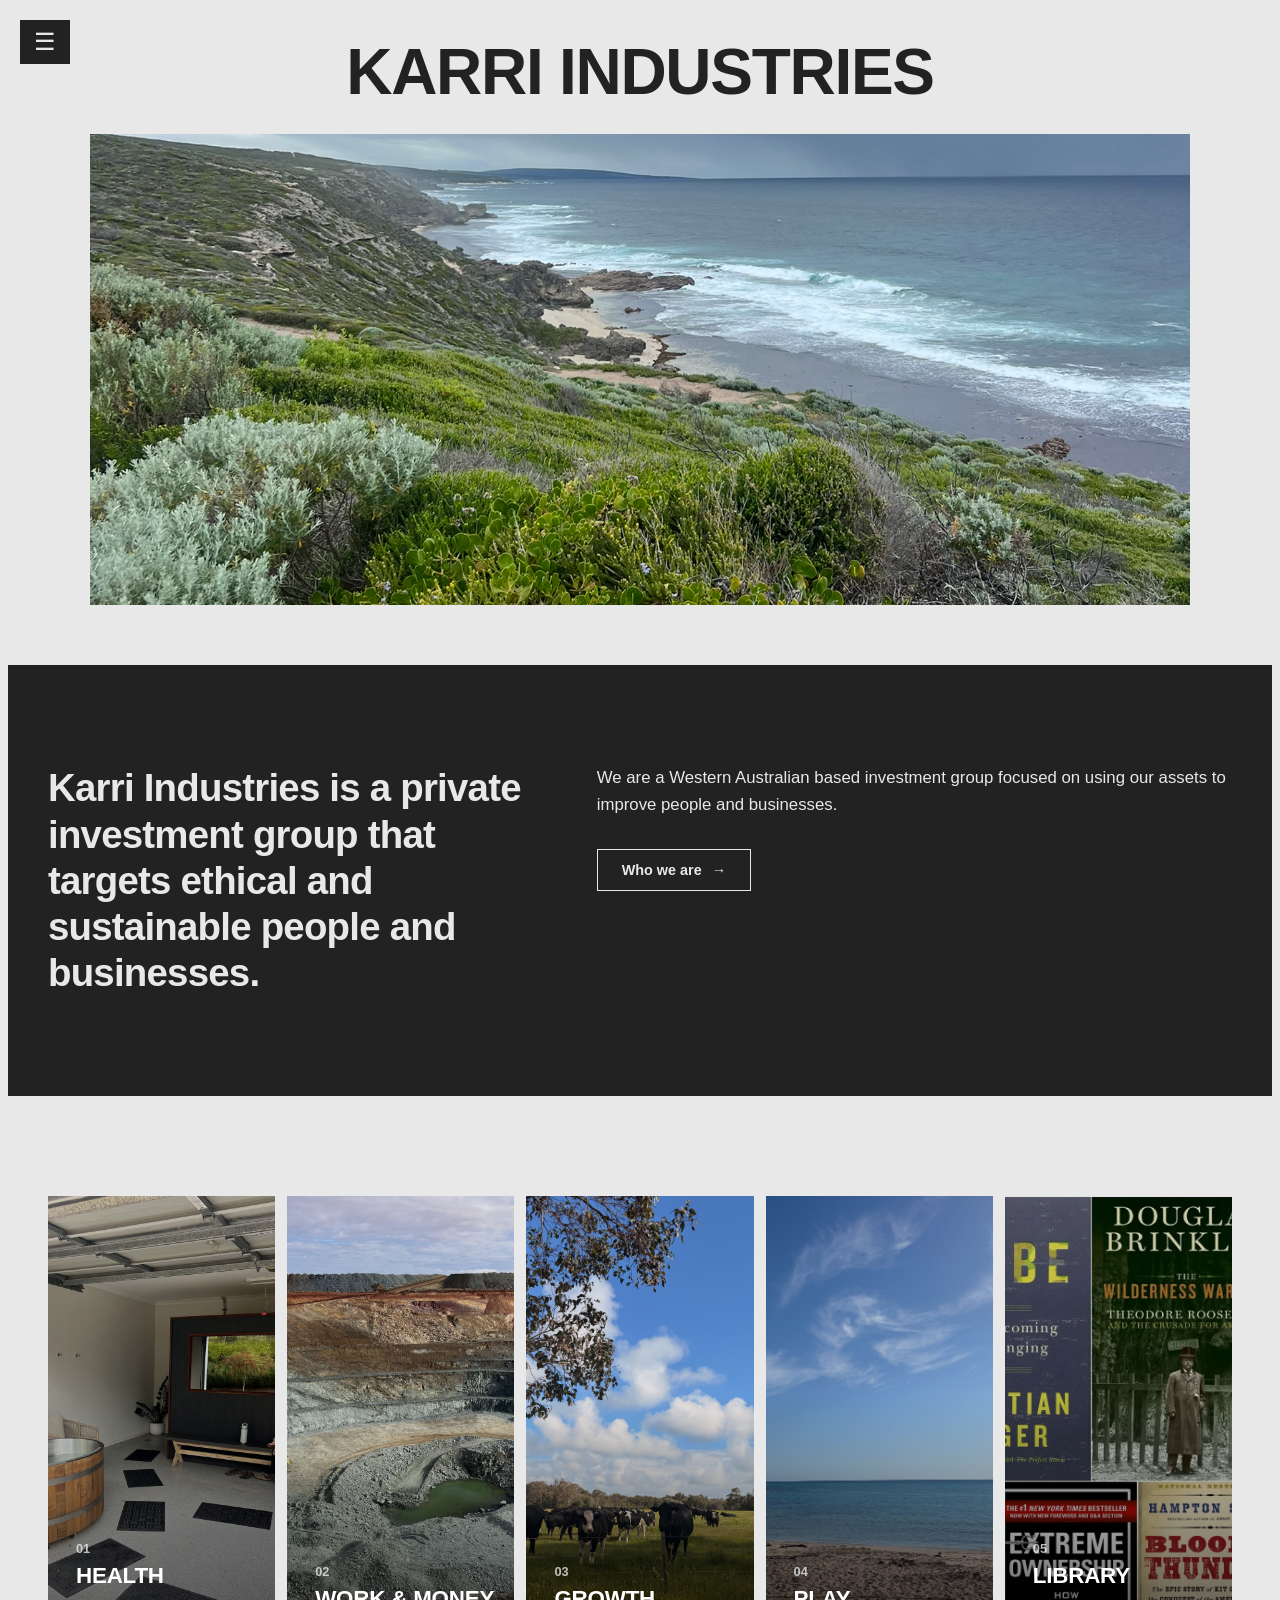
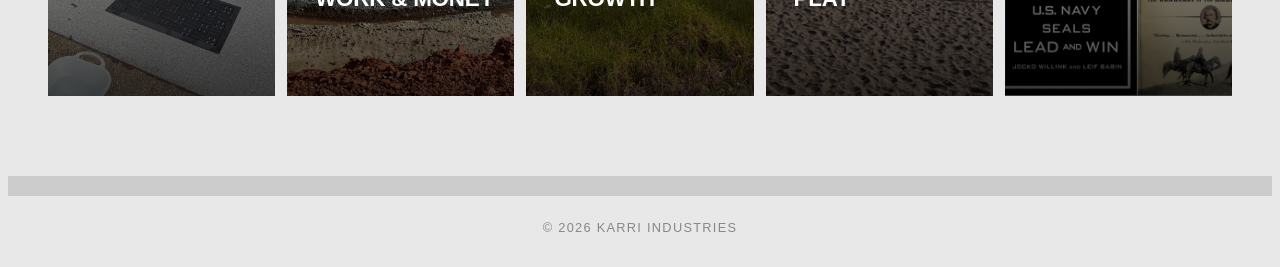
<file: index.html>
<!DOCTYPE html>
<html lang="en">
<head>
  <meta charset="UTF-8">
  <meta name="viewport" content="width=device-width, initial-scale=1.0">
  <meta name="description" content="Karri Industries: a Western Australian project focused on personal growth today and ethical investing in people and businesses tomorrow.">
  <title>Karri Industries</title>
  <link rel="stylesheet" href="style.css">
</head>
<body>
  <button id="menu-btn" class="menu-btn">☰</button>

  <nav id="sidebar" class="sidebar">
    <button id="close-btn" class="close-btn">×</button>
    <ul>
      <li><a href="index.html" class="active">Home</a></li>
      <li><a href="about.html">About</a></li>
      <li><a href="health.html">Health</a></li>
      <li><a href="work.html">Work &amp; Money</a></li>
      <li><a href="growth.html">Growth</a></li>
      <li><a href="play.html">Play</a></li>
      <li><a href="travel.html">Travel</a></li>
      <li><a href="library.html">Library</a></li>
      <li><a href="research.html">Research</a></li>
    </ul>
  </nav>
  <div id="overlay" class="overlay"></div>

  <h1>Karri Industries</h1>

  <main>
    <img src="images/cape-to-cape.jpeg" alt="Cape to Cape track" class="photo">

    <!-- ===== Intro ===== -->
    <section class="intro">
      <div class="intro-inner">
        <h2 class="intro-statement">
          Karri Industries is a private investment group that targets ethical and sustainable people and businesses.
        </h2>
        <div class="intro-side">
          <p>
            We are a Western Australian based investment group focused on using our assets to improve people and businesses.
          </p>
          <a href="about.html" class="btn-outline">Who we are <span>→</span></a>
        </div>
      </div>
    </section>

    <!-- ===== Expanding photo cards ===== -->
    <section class="sectors">
      <a href="health.html" class="sector" style="background-image: url('images/ice-bath.jpeg');">
        <div class="sector-content">
          <span class="sector-num">01</span>
          <h3>Health</h3>
          <p>Body, mind and the habits that keep them strong.</p>
        </div>
      </a>

      <a href="work.html" class="sector" style="background-image: url('images/mining.jpeg');">
        <div class="sector-content">
          <span class="sector-num">02</span>
          <h3>Work &amp; Money</h3>
          <p>Career, goals and building security.</p>
        </div>
      </a>

      <a href="growth.html" class="sector" style="background-image: url('images/cows.jpeg');">
        <div class="sector-content">
          <span class="sector-num">03</span>
          <h3>Growth</h3>
          <p>Learning, reading and becoming better.</p>
        </div>
      </a>

      <a href="play.html" class="sector" style="background-image: url('images/yallingup.jpeg');">
        <div class="sector-content">
          <span class="sector-num">04</span>
          <h3>Play</h3>
          <p>Adventures, hobbies and time outdoors.</p>
        </div>
      </a>

      <a href="library.html" class="sector" style="background-image: url('images/books.webp');">
        <div class="sector-content">
          <span class="sector-num">05</span>
          <h3>Library</h3>
          <p>The books that have shaped how I think and live.</p>
        </div>
      </a>
    </section>
  </main>

  <footer>
    <p>© 2026 Karri Industries</p>
  </footer>

  <script src="script.js" defer></script>
</body>
</html>
</file>
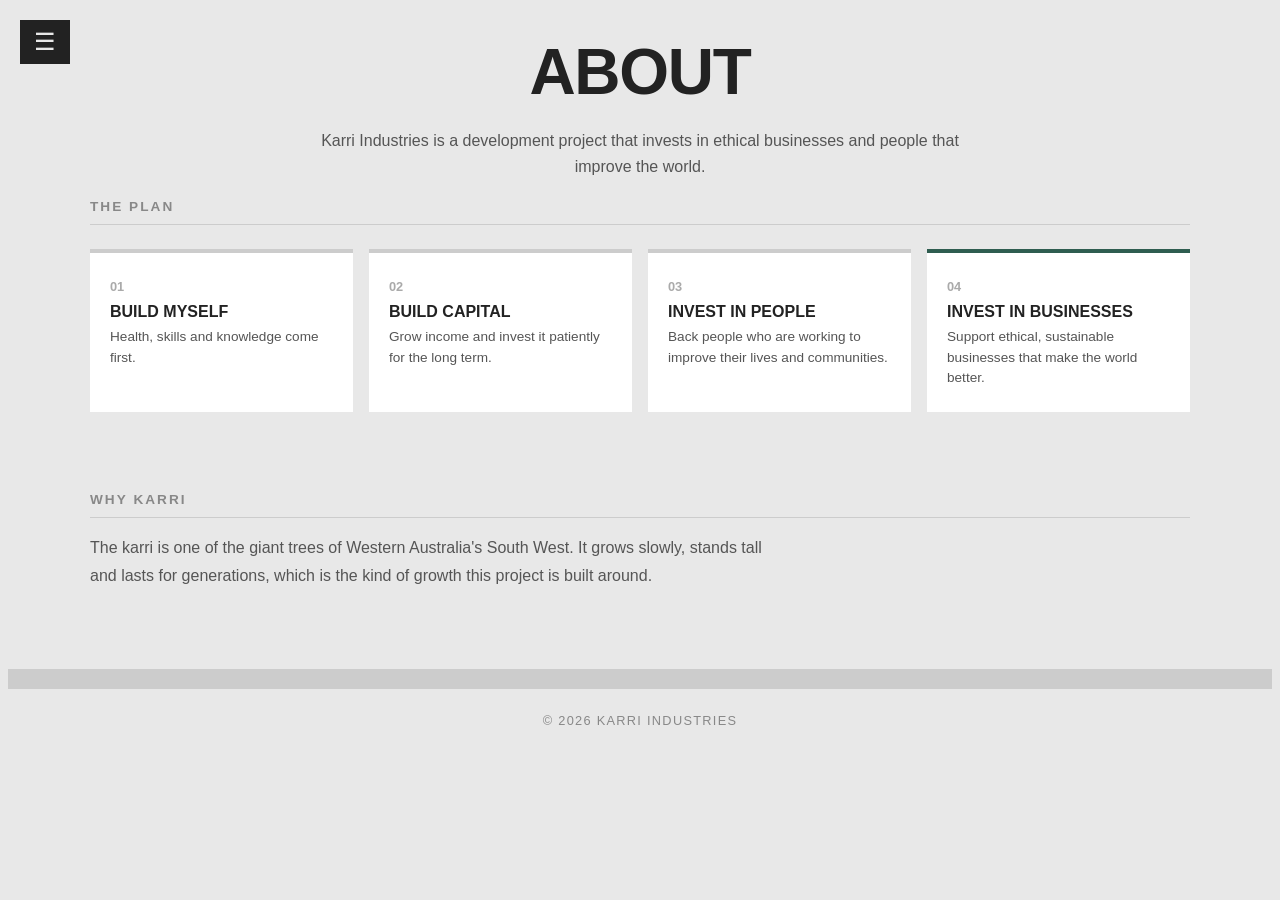
<file: about.html>
<!DOCTYPE html>
<html lang="en">
<head>
  <meta charset="UTF-8">
  <meta name="viewport" content="width=device-width, initial-scale=1.0">
  <title>About | Karri Industries</title>
  <link rel="stylesheet" href="style.css">
</head>
<body>
  <button id="menu-btn" class="menu-btn">☰</button>

  <nav id="sidebar" class="sidebar">
    <button id="close-btn" class="close-btn">×</button>
    <ul>
      <li><a href="index.html">Home</a></li>
      <li><a href="about.html" class="active">About</a></li>
      <li><a href="health.html">Health</a></li>
      <li><a href="work.html">Work &amp; Money</a></li>
      <li><a href="growth.html">Growth</a></li>
      <li><a href="play.html">Play</a></li>
      <li><a href="travel.html">Travel</a></li>
      <li><a href="library.html">Library</a></li>
    </ul>
  </nav>
  <div id="overlay" class="overlay"></div>

  <h1>About</h1>

  <main class="about">
    <p class="health-intro">
      Karri Industries is a development project that invests in ethical businesses and people that improve the world.
    </p>

    <!-- ===== Roadmap (same cards as the Work & Money page) ===== -->
    <section class="health-section">
      <h2>The Plan</h2>
      <div class="goal-track">
        <div class="goal">
          <span class="goal-num">01</span>
          <h3>Build Myself</h3>
          <p>Health, skills and knowledge come first.</p>
        </div>
        <div class="goal">
          <span class="goal-num">02</span>
          <h3>Build Capital</h3>
          <p>Grow income and invest it patiently for the long term.</p>
        </div>
        <div class="goal">
          <span class="goal-num">03</span>
          <h3>Invest in People</h3>
          <p>Back people who are working to improve their lives and communities.</p>
        </div>
        <div class="goal">
          <span class="goal-num">04</span>
          <h3>Invest in Businesses</h3>
          <p>Support ethical, sustainable businesses that make the world better.</p>
        </div>
      </div>
    </section>

    <!-- ===== Why "Karri" ===== -->
    <section class="health-section">
      <h2>Why Karri</h2>
      <p class="about-text">
        The karri is one of the giant trees of Western Australia's South West. It grows slowly,
        stands tall and lasts for generations, which is the kind of growth this project is built around.
      </p>
    </section>
  </main>

  <footer>
    <p>© 2026 Karri Industries</p>
  </footer>

  <script src="script.js" defer></script>
</body>
</html>
</file>
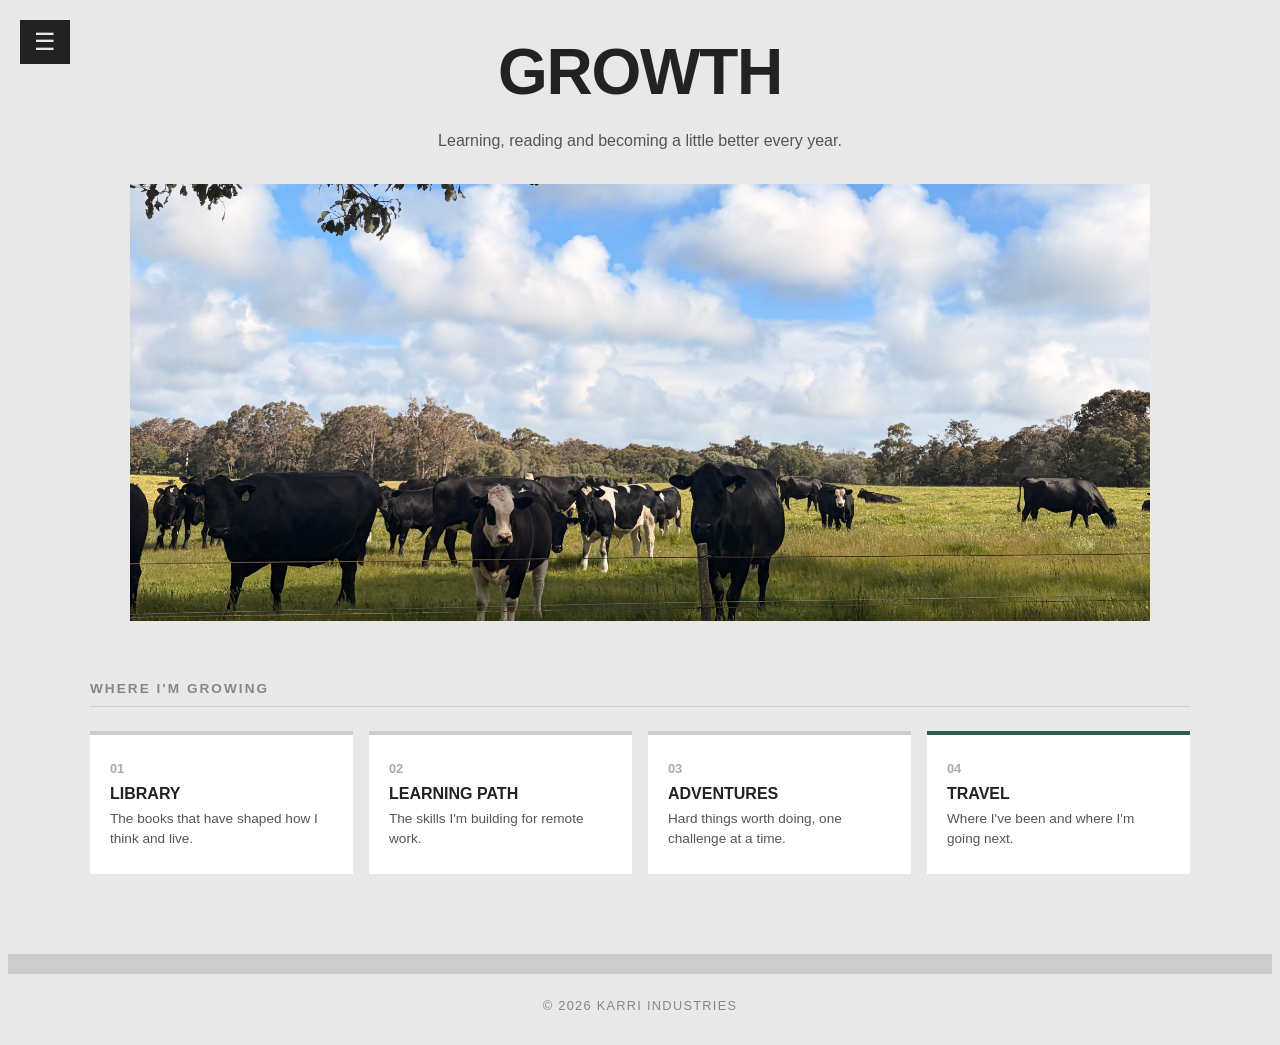
<file: growth.html>
<!DOCTYPE html>
<html lang="en">
<head>
  <meta charset="UTF-8">
  <meta name="viewport" content="width=device-width, initial-scale=1.0">
  <title>Growth | Karri Industries</title>
  <link rel="stylesheet" href="style.css">
</head>
<body>
  <button id="menu-btn" class="menu-btn">☰</button>

  <nav id="sidebar" class="sidebar">
    <button id="close-btn" class="close-btn">×</button>
    <ul>
      <li><a href="index.html">Home</a></li>
      <li><a href="about.html">About</a></li>
      <li><a href="health.html">Health</a></li>
      <li><a href="work.html">Work &amp; Money</a></li>
      <li><a href="growth.html" class="active">Growth</a></li>
      <li><a href="play.html">Play</a></li>
      <li><a href="travel.html">Travel</a></li>
      <li><a href="library.html">Library</a></li>
    </ul>
  </nav>
  <div id="overlay" class="overlay"></div>

  <h1>Growth</h1>

  <main class="growth">
    <p class="health-intro">
      Learning, reading and becoming a little better every year.
    </p>

    <img src="images/cows.jpeg" alt="Farm landscape" class="photo">

    <!-- ===== Links to the rest of the site ===== -->
    <section class="health-section">
      <h2>Where I'm Growing</h2>
      <div class="goal-track">
        <a href="library.html" class="goal goal-link">
          <span class="goal-num">01</span>
          <h3>Library</h3>
          <p>The books that have shaped how I think and live.</p>
        </a>
        <a href="work.html" class="goal goal-link">
          <span class="goal-num">02</span>
          <h3>Learning Path</h3>
          <p>The skills I'm building for remote work.</p>
        </a>
        <a href="play.html" class="goal goal-link">
          <span class="goal-num">03</span>
          <h3>Adventures</h3>
          <p>Hard things worth doing, one challenge at a time.</p>
        </a>
        <a href="travel.html" class="goal goal-link">
          <span class="goal-num">04</span>
          <h3>Travel</h3>
          <p>Where I've been and where I'm going next.</p>
        </a>
      </div>
    </section>

    <!-- Add your own Growth content below: habits, reflections, yearly goals, etc. -->
  </main>

  <footer>
    <p>© 2026 Karri Industries</p>
  </footer>

  <script src="script.js" defer></script>
</body>
</html>
</file>
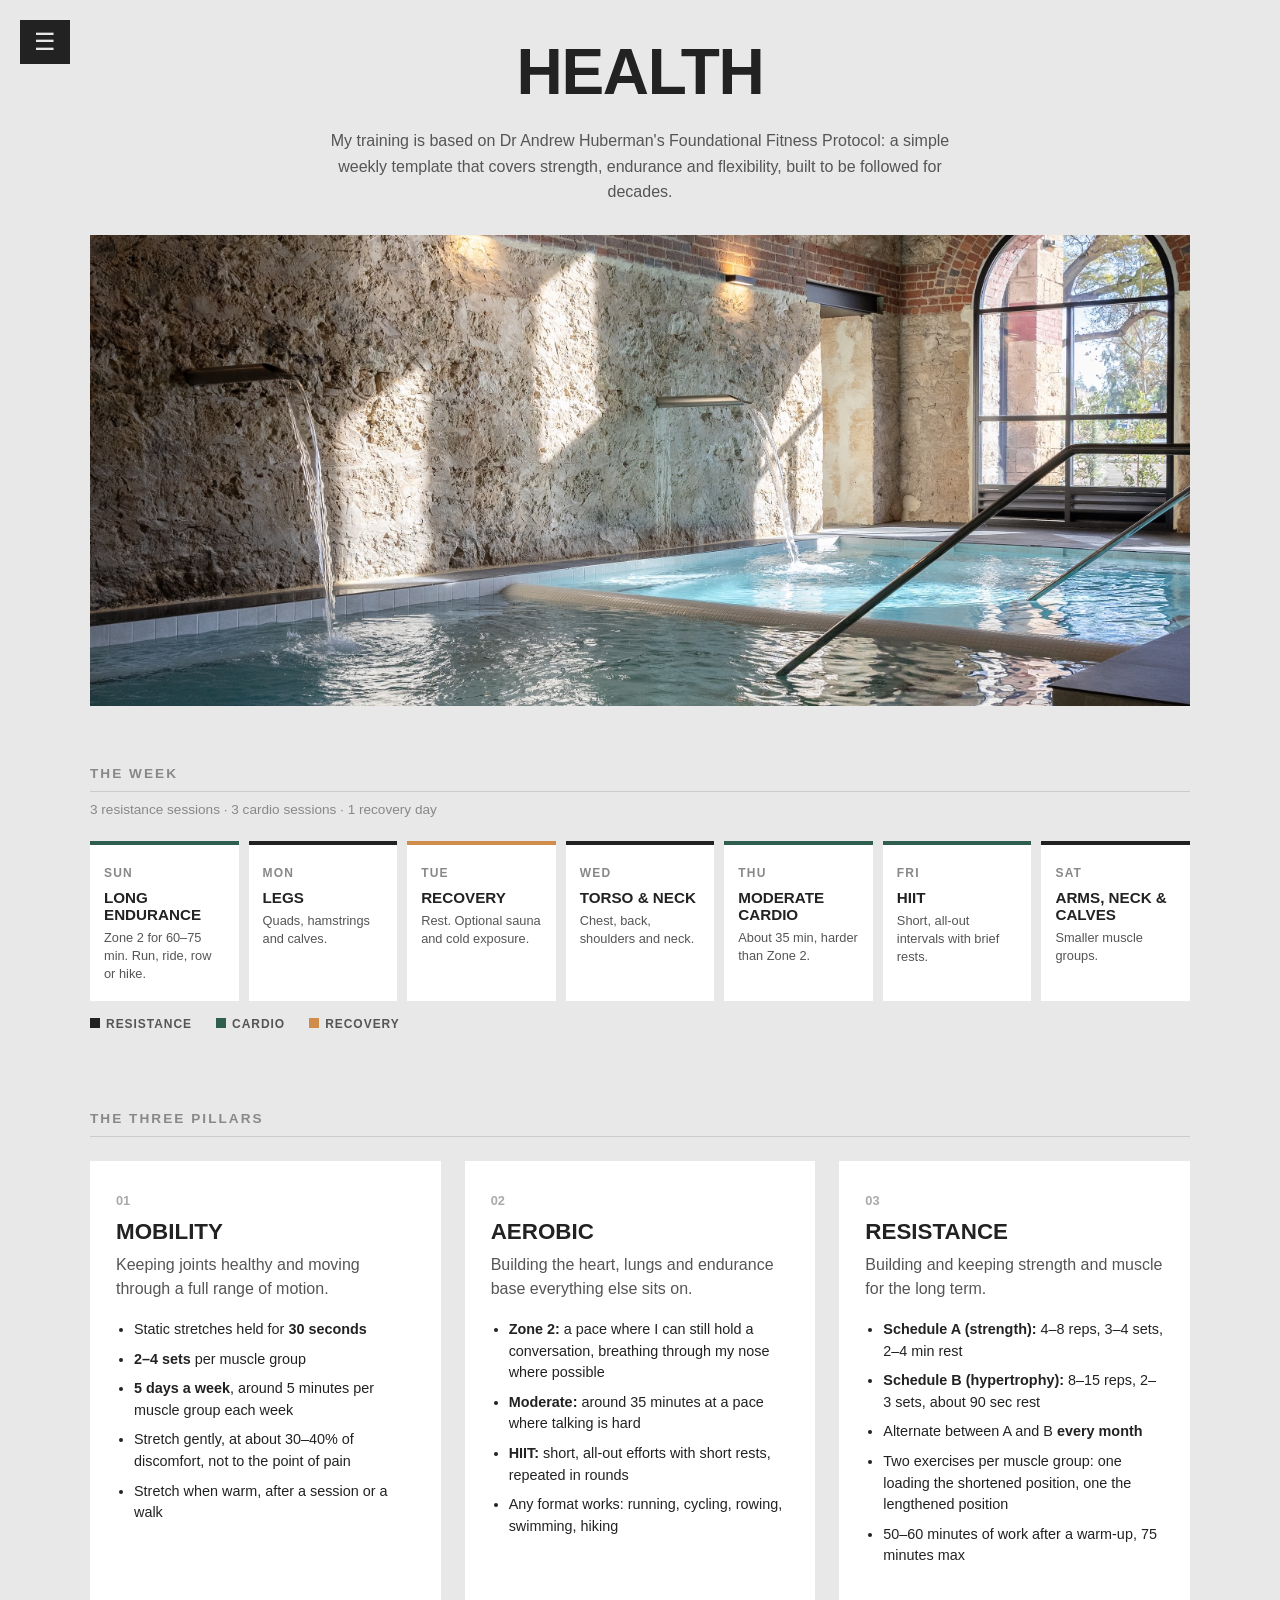
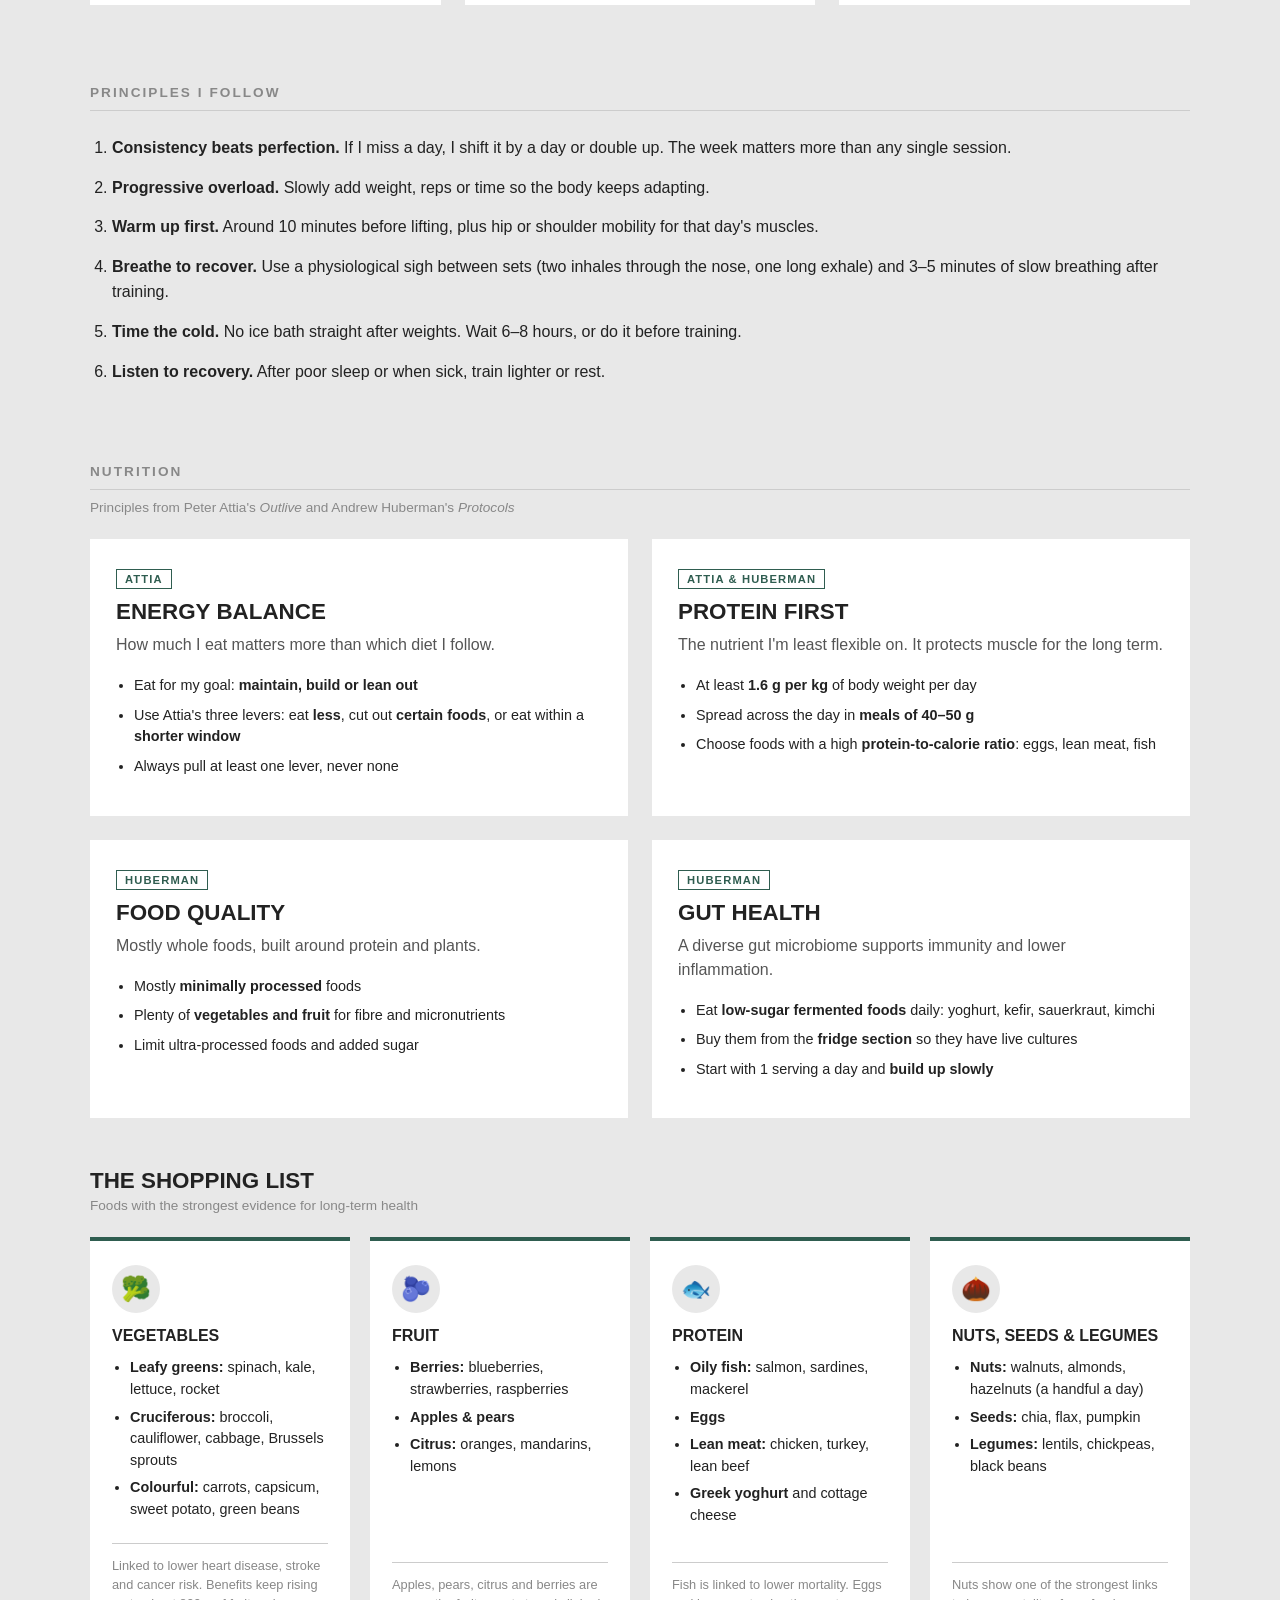
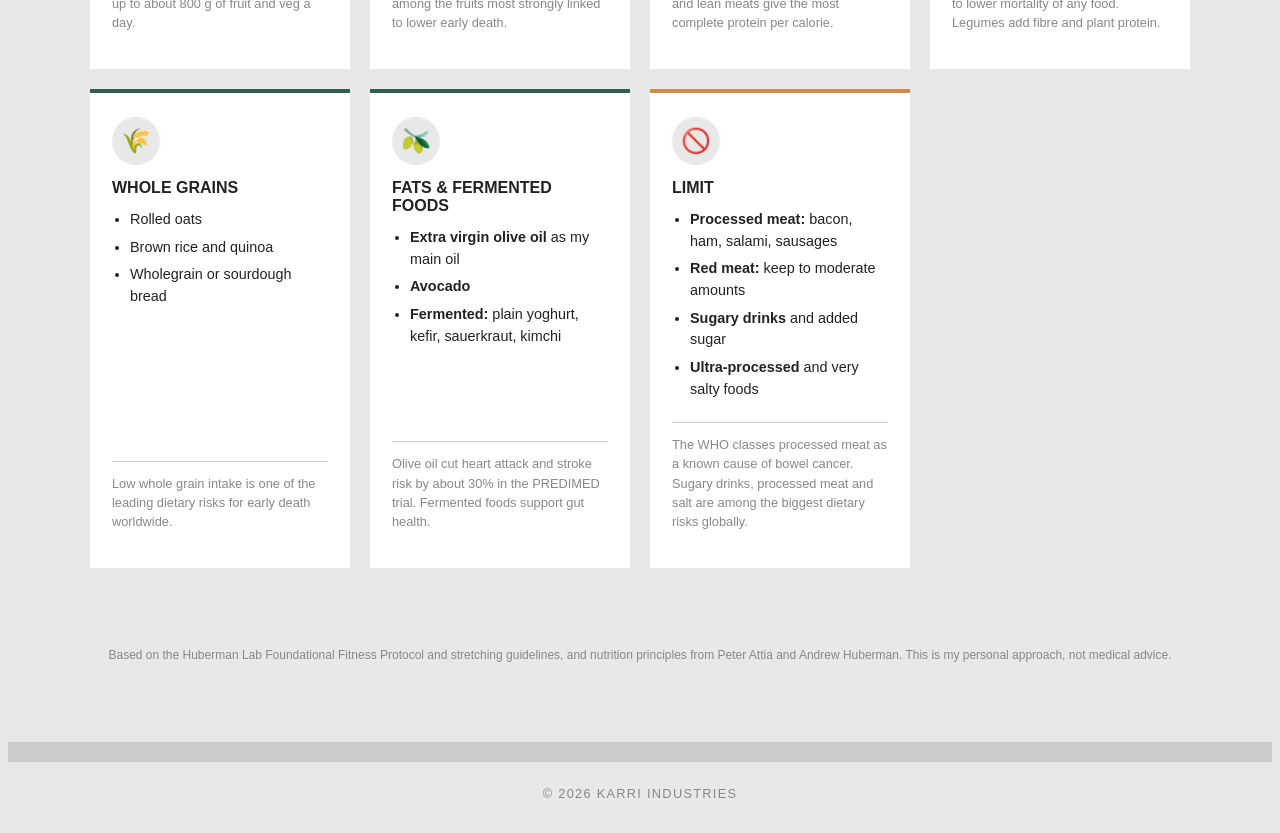
<file: health.html>
<!DOCTYPE html>
<html lang="en">
<head>
  <meta charset="UTF-8">
  <meta name="viewport" content="width=device-width, initial-scale=1.0">
  <title>Health | Karri Industries</title>
  <link rel="stylesheet" href="style.css">
</head>
<body>
  <button id="menu-btn" class="menu-btn">☰</button>

  <nav id="sidebar" class="sidebar">
    <button id="close-btn" class="close-btn">×</button>
    <ul>
      <li><a href="index.html">Home</a></li>
      <li><a href="about.html">About</a></li>
      <li><a href="health.html" class="active">Health</a></li>
      <li><a href="work.html">Work &amp; Money</a></li>
      <li><a href="growth.html">Growth</a></li>
      <li><a href="play.html">Play</a></li>
      <li><a href="travel.html">Travel</a></li>
      <li><a href="library.html">Library</a></li>
    </ul>
  </nav>
  <div id="overlay" class="overlay"></div>

  <h1>Health</h1>

  <main class="health">
    <p class="health-intro">
      My training is based on Dr Andrew Huberman's Foundational Fitness Protocol: a simple weekly
      template that covers strength, endurance and flexibility, built to be followed for decades.
    </p>

    <img src="images/alchemy-saunas.jpg" alt="Sauna and recovery space" class="photo">

    <!-- ===== Weekly schedule ===== -->
    <section class="health-section">
      <h2>The Week</h2>
      <p class="section-note">3 resistance sessions · 3 cardio sessions · 1 recovery day</p>

      <div class="week-grid">
        <div class="day day-cardio">
          <span class="day-name">Sun</span>
          <h3>Long Endurance</h3>
          <p>Zone 2 for 60–75 min. Run, ride, row or hike.</p>
        </div>
        <div class="day day-strength">
          <span class="day-name">Mon</span>
          <h3>Legs</h3>
          <p>Quads, hamstrings and calves.</p>
        </div>
        <div class="day day-recovery">
          <span class="day-name">Tue</span>
          <h3>Recovery</h3>
          <p>Rest. Optional sauna and cold exposure.</p>
        </div>
        <div class="day day-strength">
          <span class="day-name">Wed</span>
          <h3>Torso &amp; Neck</h3>
          <p>Chest, back, shoulders and neck.</p>
        </div>
        <div class="day day-cardio">
          <span class="day-name">Thu</span>
          <h3>Moderate Cardio</h3>
          <p>About 35 min, harder than Zone 2.</p>
        </div>
        <div class="day day-cardio">
          <span class="day-name">Fri</span>
          <h3>HIIT</h3>
          <p>Short, all-out intervals with brief rests.</p>
        </div>
        <div class="day day-strength">
          <span class="day-name">Sat</span>
          <h3>Arms, Neck &amp; Calves</h3>
          <p>Smaller muscle groups.</p>
        </div>
      </div>

      <div class="key">
        <span><i class="key-dot day-strength"></i>Resistance</span>
        <span><i class="key-dot day-cardio"></i>Cardio</span>
        <span><i class="key-dot day-recovery"></i>Recovery</span>
      </div>
    </section>

    <!-- ===== The three pillars ===== -->
    <section class="health-section">
      <h2>The Three Pillars</h2>

      <div class="pillars">
        <article class="pillar">
          <span class="pillar-num">01</span>
          <h3>Mobility</h3>
          <p class="pillar-summary">Keeping joints healthy and moving through a full range of motion.</p>
          <ul>
            <li>Static stretches held for <strong>30 seconds</strong></li>
            <li><strong>2–4 sets</strong> per muscle group</li>
            <li><strong>5 days a week</strong>, around 5 minutes per muscle group each week</li>
            <li>Stretch gently, at about 30–40% of discomfort, not to the point of pain</li>
            <li>Stretch when warm, after a session or a walk</li>
          </ul>
        </article>

        <article class="pillar">
          <span class="pillar-num">02</span>
          <h3>Aerobic</h3>
          <p class="pillar-summary">Building the heart, lungs and endurance base everything else sits on.</p>
          <ul>
            <li><strong>Zone 2:</strong> a pace where I can still hold a conversation, breathing through my nose where possible</li>
            <li><strong>Moderate:</strong> around 35 minutes at a pace where talking is hard</li>
            <li><strong>HIIT:</strong> short, all-out efforts with short rests, repeated in rounds</li>
            <li>Any format works: running, cycling, rowing, swimming, hiking</li>
          </ul>
        </article>

        <article class="pillar">
          <span class="pillar-num">03</span>
          <h3>Resistance</h3>
          <p class="pillar-summary">Building and keeping strength and muscle for the long term.</p>
          <ul>
            <li><strong>Schedule A (strength):</strong> 4–8 reps, 3–4 sets, 2–4 min rest</li>
            <li><strong>Schedule B (hypertrophy):</strong> 8–15 reps, 2–3 sets, about 90 sec rest</li>
            <li>Alternate between A and B <strong>every month</strong></li>
            <li>Two exercises per muscle group: one loading the shortened position, one the lengthened position</li>
            <li>50–60 minutes of work after a warm-up, 75 minutes max</li>
          </ul>
        </article>
      </div>
    </section>

    <!-- ===== Principles ===== -->
    <section class="health-section">
      <h2>Principles I Follow</h2>
      <ol class="principles">
        <li><strong>Consistency beats perfection.</strong> If I miss a day, I shift it by a day or double up. The week matters more than any single session.</li>
        <li><strong>Progressive overload.</strong> Slowly add weight, reps or time so the body keeps adapting.</li>
        <li><strong>Warm up first.</strong> Around 10 minutes before lifting, plus hip or shoulder mobility for that day's muscles.</li>
        <li><strong>Breathe to recover.</strong> Use a physiological sigh between sets (two inhales through the nose, one long exhale) and 3–5 minutes of slow breathing after training.</li>
        <li><strong>Time the cold.</strong> No ice bath straight after weights. Wait 6–8 hours, or do it before training.</li>
        <li><strong>Listen to recovery.</strong> After poor sleep or when sick, train lighter or rest.</li>
      </ol>
    </section>

    <!-- ===== Nutrition ===== -->
    <section class="health-section">
      <h2>Nutrition</h2>
      <p class="section-note">Principles from Peter Attia's <em>Outlive</em> and Andrew Huberman's <em>Protocols</em></p>

      <div class="pillars nutrition">
        <article class="pillar">
          <span class="source-tag">Attia</span>
          <h3>Energy Balance</h3>
          <p class="pillar-summary">How much I eat matters more than which diet I follow.</p>
          <ul>
            <li>Eat for my goal: <strong>maintain, build or lean out</strong></li>
            <li>Use Attia's three levers: eat <strong>less</strong>, cut out <strong>certain foods</strong>, or eat within a <strong>shorter window</strong></li>
            <li>Always pull at least one lever, never none</li>
          </ul>
        </article>

        <article class="pillar">
          <span class="source-tag">Attia &amp; Huberman</span>
          <h3>Protein First</h3>
          <p class="pillar-summary">The nutrient I'm least flexible on. It protects muscle for the long term.</p>
          <ul>
            <li>At least <strong>1.6 g per kg</strong> of body weight per day</li>
            <li>Spread across the day in <strong>meals of 40–50 g</strong></li>
            <li>Choose foods with a high <strong>protein-to-calorie ratio</strong>: eggs, lean meat, fish</li>
          </ul>
        </article>

        <article class="pillar">
          <span class="source-tag">Huberman</span>
          <h3>Food Quality</h3>
          <p class="pillar-summary">Mostly whole foods, built around protein and plants.</p>
          <ul>
            <li>Mostly <strong>minimally processed</strong> foods</li>
            <li>Plenty of <strong>vegetables and fruit</strong> for fibre and micronutrients</li>
            <li>Limit ultra-processed foods and added sugar</li>
          </ul>
        </article>

        <article class="pillar">
          <span class="source-tag">Huberman</span>
          <h3>Gut Health</h3>
          <p class="pillar-summary">A diverse gut microbiome supports immunity and lower inflammation.</p>
          <ul>
            <li>Eat <strong>low-sugar fermented foods</strong> daily: yoghurt, kefir, sauerkraut, kimchi</li>
            <li>Buy them from the <strong>fridge section</strong> so they have live cultures</li>
            <li>Start with 1 serving a day and <strong>build up slowly</strong></li>
          </ul>
        </article>
      </div>

      <!-- ===== Shopping list ===== -->
      <h3 class="sub-heading">The Shopping List</h3>
      <p class="section-note">Foods with the strongest evidence for long-term health</p>

      <div class="food-grid">
        <article class="food-card">
            <span class="food-icon">🥦</span>
          <h4>Vegetables</h4>
          <ul>
            <li><strong>Leafy greens:</strong> spinach, kale, lettuce, rocket</li>
            <li><strong>Cruciferous:</strong> broccoli, cauliflower, cabbage, Brussels sprouts</li>
            <li><strong>Colourful:</strong> carrots, capsicum, sweet potato, green beans</li>
          </ul>
          <p class="food-why">Linked to lower heart disease, stroke and cancer risk. Benefits keep rising up to about 800 g of fruit and veg a day.</p>
        </article>

        <article class="food-card">
            <span class="food-icon">🫐</span>
          <h4>Fruit</h4>
          <ul>
            <li><strong>Berries:</strong> blueberries, strawberries, raspberries</li>
            <li><strong>Apples &amp; pears</strong></li>
            <li><strong>Citrus:</strong> oranges, mandarins, lemons</li>
          </ul>
          <p class="food-why">Apples, pears, citrus and berries are among the fruits most strongly linked to lower early death.</p>
        </article>

        <article class="food-card">
            <span class="food-icon">🐟</span>
          <h4>Protein</h4>
          <ul>
            <li><strong>Oily fish:</strong> salmon, sardines, mackerel</li>
            <li><strong>Eggs</strong></li>
            <li><strong>Lean meat:</strong> chicken, turkey, lean beef</li>
            <li><strong>Greek yoghurt</strong> and cottage cheese</li>
          </ul>
          <p class="food-why">Fish is linked to lower mortality. Eggs and lean meats give the most complete protein per calorie.</p>
        </article>

        <article class="food-card">
            <span class="food-icon">🌰</span>
          <h4>Nuts, Seeds &amp; Legumes</h4>
          <ul>
            <li><strong>Nuts:</strong> walnuts, almonds, hazelnuts (a handful a day)</li>
            <li><strong>Seeds:</strong> chia, flax, pumpkin</li>
            <li><strong>Legumes:</strong> lentils, chickpeas, black beans</li>
          </ul>
          <p class="food-why">Nuts show one of the strongest links to lower mortality of any food. Legumes add fibre and plant protein.</p>
        </article>

        <article class="food-card">
            <span class="food-icon">🌾</span>
          <h4>Whole Grains</h4>
          <ul>
            <li>Rolled oats</li>
            <li>Brown rice and quinoa</li>
            <li>Wholegrain or sourdough bread</li>
          </ul>
          <p class="food-why">Low whole grain intake is one of the leading dietary risks for early death worldwide.</p>
        </article>

        <article class="food-card">
            <span class="food-icon">🫒</span>
          <h4>Fats &amp; Fermented Foods</h4>
          <ul>
            <li><strong>Extra virgin olive oil</strong> as my main oil</li>
            <li><strong>Avocado</strong></li>
            <li><strong>Fermented:</strong> plain yoghurt, kefir, sauerkraut, kimchi</li>
          </ul>
          <p class="food-why">Olive oil cut heart attack and stroke risk by about 30% in the PREDIMED trial. Fermented foods support gut health.</p>
        </article>

        <article class="food-card limit">
            <span class="food-icon">🚫</span>
          <h4>Limit</h4>
          <ul>
            <li><strong>Processed meat:</strong> bacon, ham, salami, sausages</li>
            <li><strong>Red meat:</strong> keep to moderate amounts</li>
            <li><strong>Sugary drinks</strong> and added sugar</li>
            <li><strong>Ultra-processed</strong> and very salty foods</li>
          </ul>
          <p class="food-why">The WHO classes processed meat as a known cause of bowel cancer. Sugary drinks, processed meat and salt are among the biggest dietary risks globally.</p>
        </article>
      </div>
    </section>

    <p class="health-source">
      Based on the Huberman Lab Foundational Fitness Protocol and stretching guidelines,
      and nutrition principles from Peter Attia and Andrew Huberman.
      This is my personal approach, not medical advice.
    </p>
  </main>

  <footer>
    <p>© 2026 Karri Industries</p>
  </footer>

  <script src="script.js" defer></script>
</body>
</html>
</file>
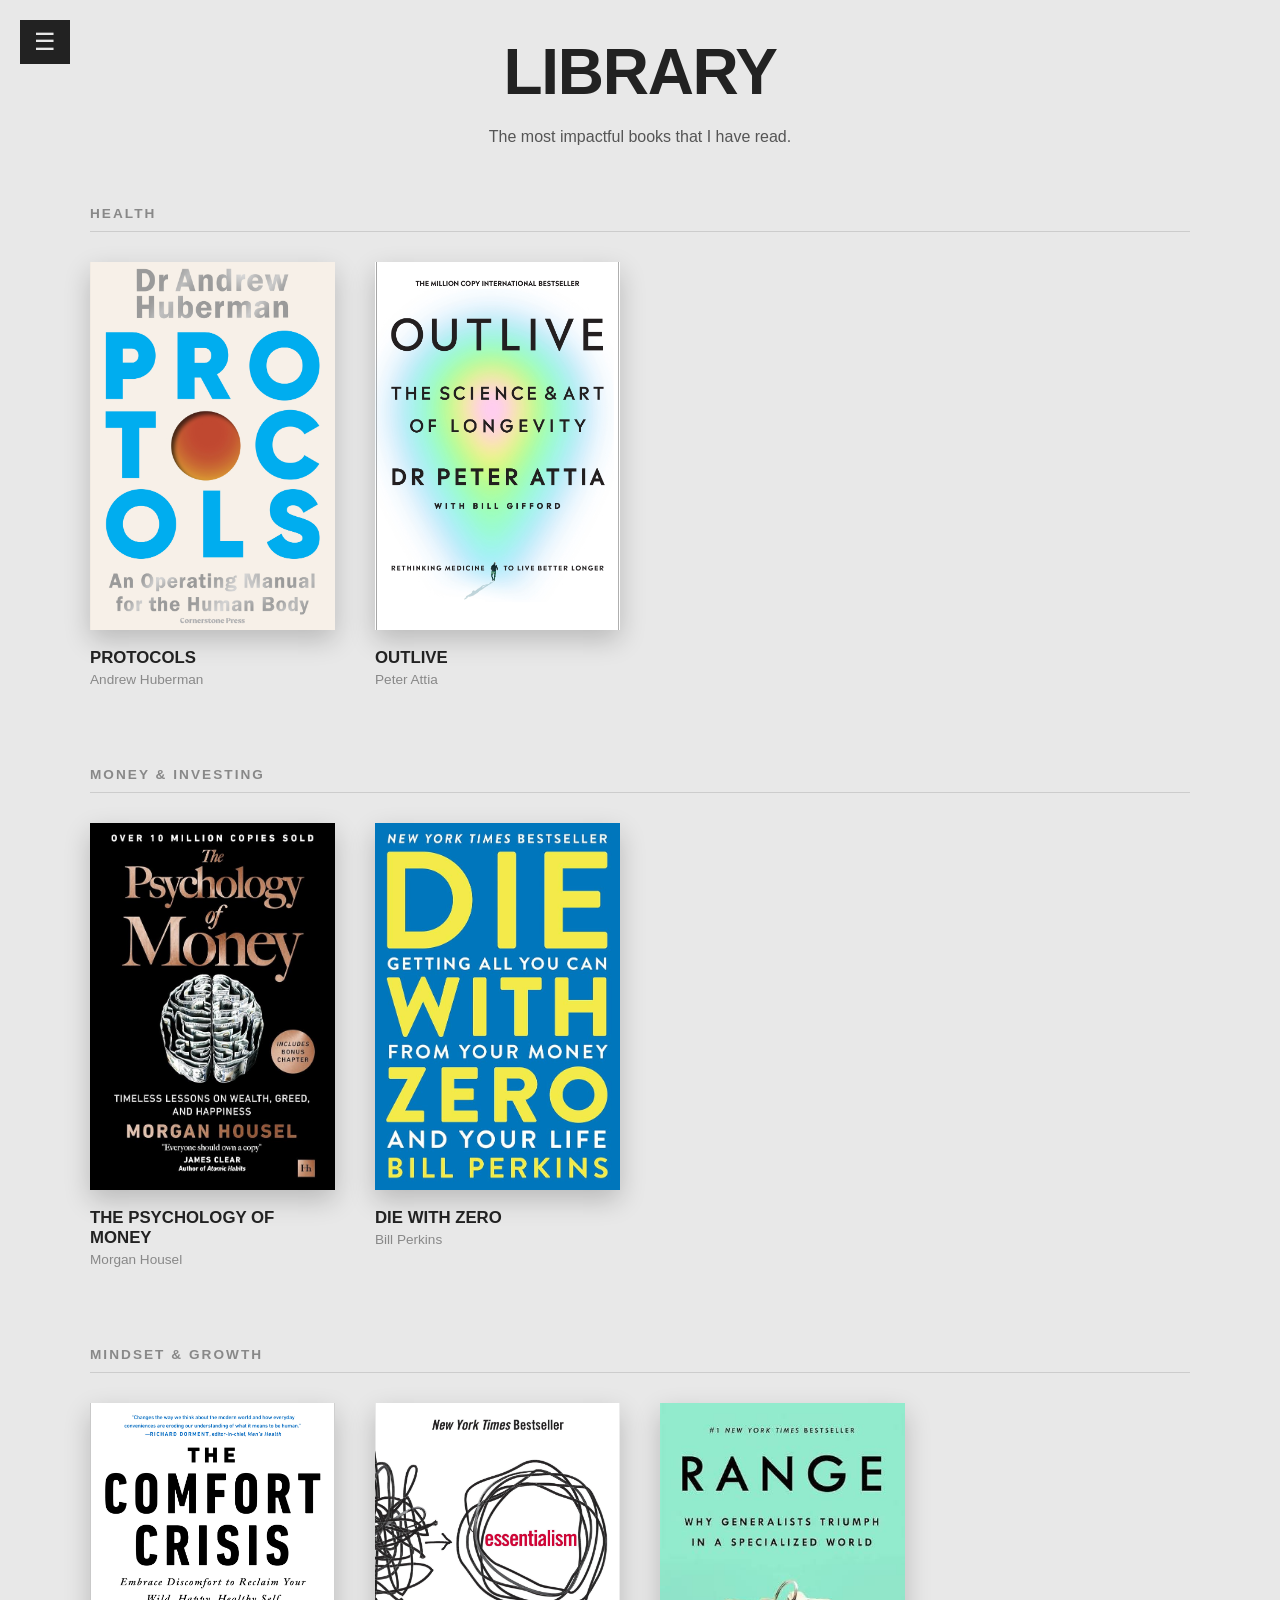
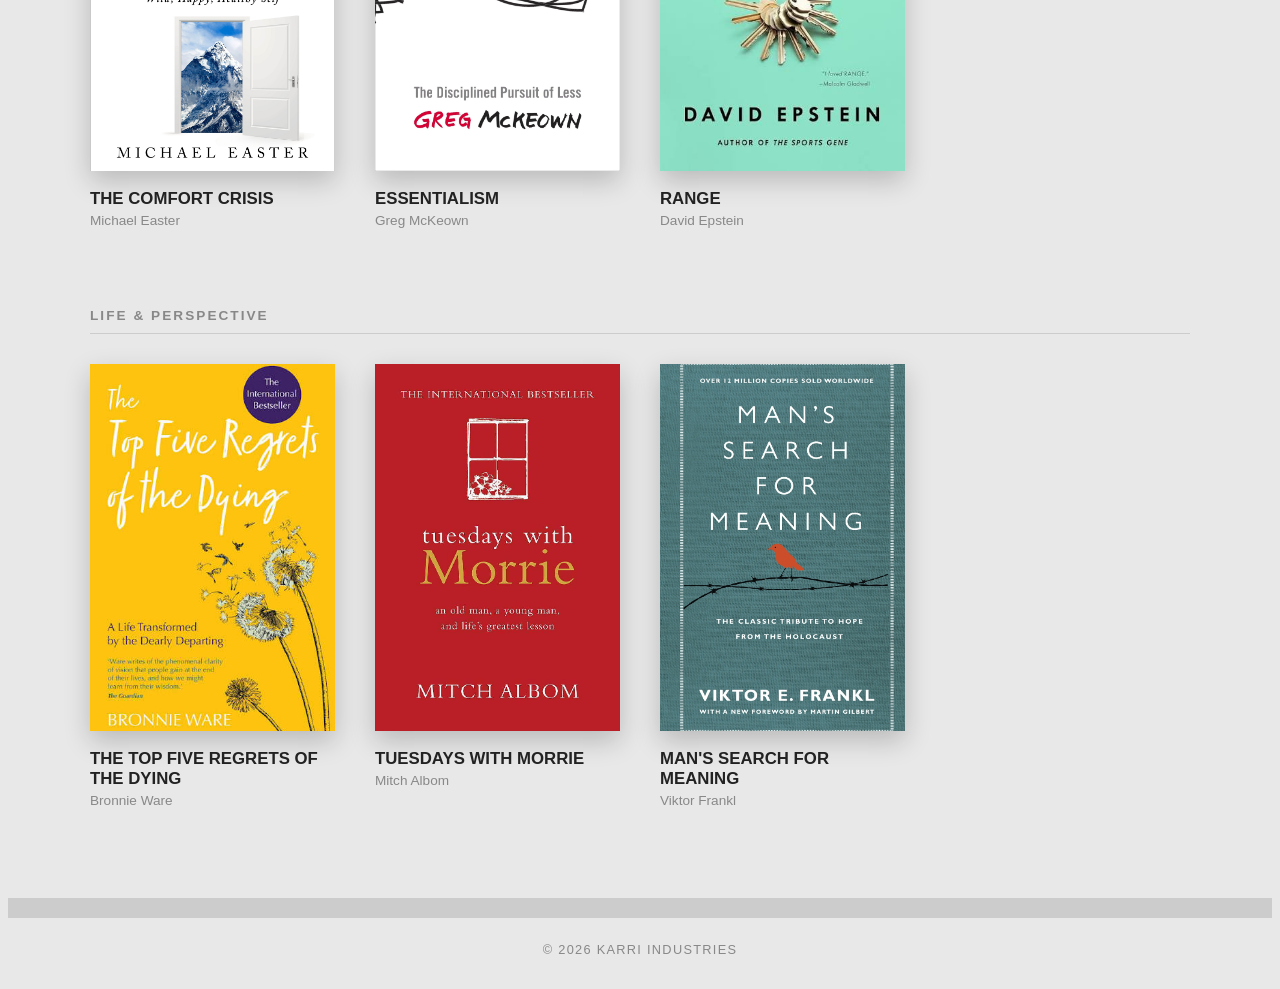
<file: library.html>
<!DOCTYPE html>
<html lang="en">
<head>
  <meta charset="UTF-8">
  <meta name="viewport" content="width=device-width, initial-scale=1.0">
  <title>Library | Karri Industries</title>
  <link rel="stylesheet" href="style.css">
</head>
<body>
  <button id="menu-btn" class="menu-btn">☰</button>

  <nav id="sidebar" class="sidebar">
    <button id="close-btn" class="close-btn">×</button>
    <ul>
      <li><a href="index.html">Home</a></li>
      <li><a href="about.html">About</a></li>
      <li><a href="health.html">Health</a></li>
      <li><a href="work.html">Work &amp; Money</a></li>
      <li><a href="growth.html">Growth</a></li>
      <li><a href="play.html">Play</a></li>
      <li><a href="travel.html">Travel</a></li>
      <li><a href="library.html" class="active">Library</a></li>
    </ul>
  </nav>
  <div id="overlay" class="overlay"></div>

  <h1>Library</h1>

  <main class="library">
    <p class="library-intro">The most impactful books that I have read.</p>

    <!-- ===== Health ===== -->
    <section class="book-category">
      <h2>Health</h2>
      <div class="book-grid">
        <article class="book">
          <img src="images/protocols.jpg" alt="Protocols book cover" class="book-cover">
          <h3>Protocols</h3>
          <p class="book-author">Andrew Huberman</p>
        </article>

        <article class="book">
          <img src="images/outlive.jpg" alt="Outlive book cover" class="book-cover">
          <h3>Outlive</h3>
          <p class="book-author">Peter Attia</p>
        </article>
      </div>
    </section>

    <!-- ===== Money & Investing ===== -->
    <section class="book-category">
      <h2>Money &amp; Investing</h2>
      <div class="book-grid">
        <article class="book">
          <img src="images/psychology-of-money.jpg" alt="The Psychology of Money book cover" class="book-cover">
          <h3>The Psychology of Money</h3>
          <p class="book-author">Morgan Housel</p>
        </article>

        <article class="book">
          <img src="images/die-with-zero.jpg" alt="Die With Zero book cover" class="book-cover">
          <h3>Die With Zero</h3>
          <p class="book-author">Bill Perkins</p>
        </article>
      </div>
    </section>

    <!-- ===== Mindset & Growth ===== -->
    <section class="book-category">
      <h2>Mindset &amp; Growth</h2>
      <div class="book-grid">
        <article class="book">
          <img src="images/the-comfort-crisis.jpg" alt="The Comfort Crisis book cover" class="book-cover">
          <h3>The Comfort Crisis</h3>
          <p class="book-author">Michael Easter</p>
        </article>

        <article class="book">
          <img src="images/essentialism.jpg" alt="Essentialism book cover" class="book-cover">
          <h3>Essentialism</h3>
          <p class="book-author">Greg McKeown</p>
        </article>

        <article class="book">
          <img src="images/range.jpg" alt="Range book cover" class="book-cover">
          <h3>Range</h3>
          <p class="book-author">David Epstein</p>
        </article>
      </div>
    </section>

    <!-- ===== Life & Perspective ===== -->
    <section class="book-category">
      <h2>Life &amp; Perspective</h2>
      <div class="book-grid">
        <article class="book">
          <img src="images/top-five-regrets.jpg" alt="The Top Five Regrets of the Dying book cover" class="book-cover">
          <h3>The Top Five Regrets of the Dying</h3>
          <p class="book-author">Bronnie Ware</p>
        </article>

        <article class="book">
          <img src="images/tuesdays-with-morrie.jpg" alt="Tuesdays with Morrie book cover" class="book-cover">
          <h3>Tuesdays with Morrie</h3>
          <p class="book-author">Mitch Albom</p>
        </article>



        <article class="book">
          <img src="images/mans-search-for-meaning.jpg" alt="Man's Search for Meaning book cover" class="book-cover">
          <h3>Man's Search for Meaning</h3>
          <p class="book-author">Viktor Frankl</p>
        </article>
      </div>
    </section>
  </main>

  <footer>
    <p>© 2026 Karri Industries</p>
  </footer>

  <script src="script.js" defer></script>
</body>
</html>
</file>
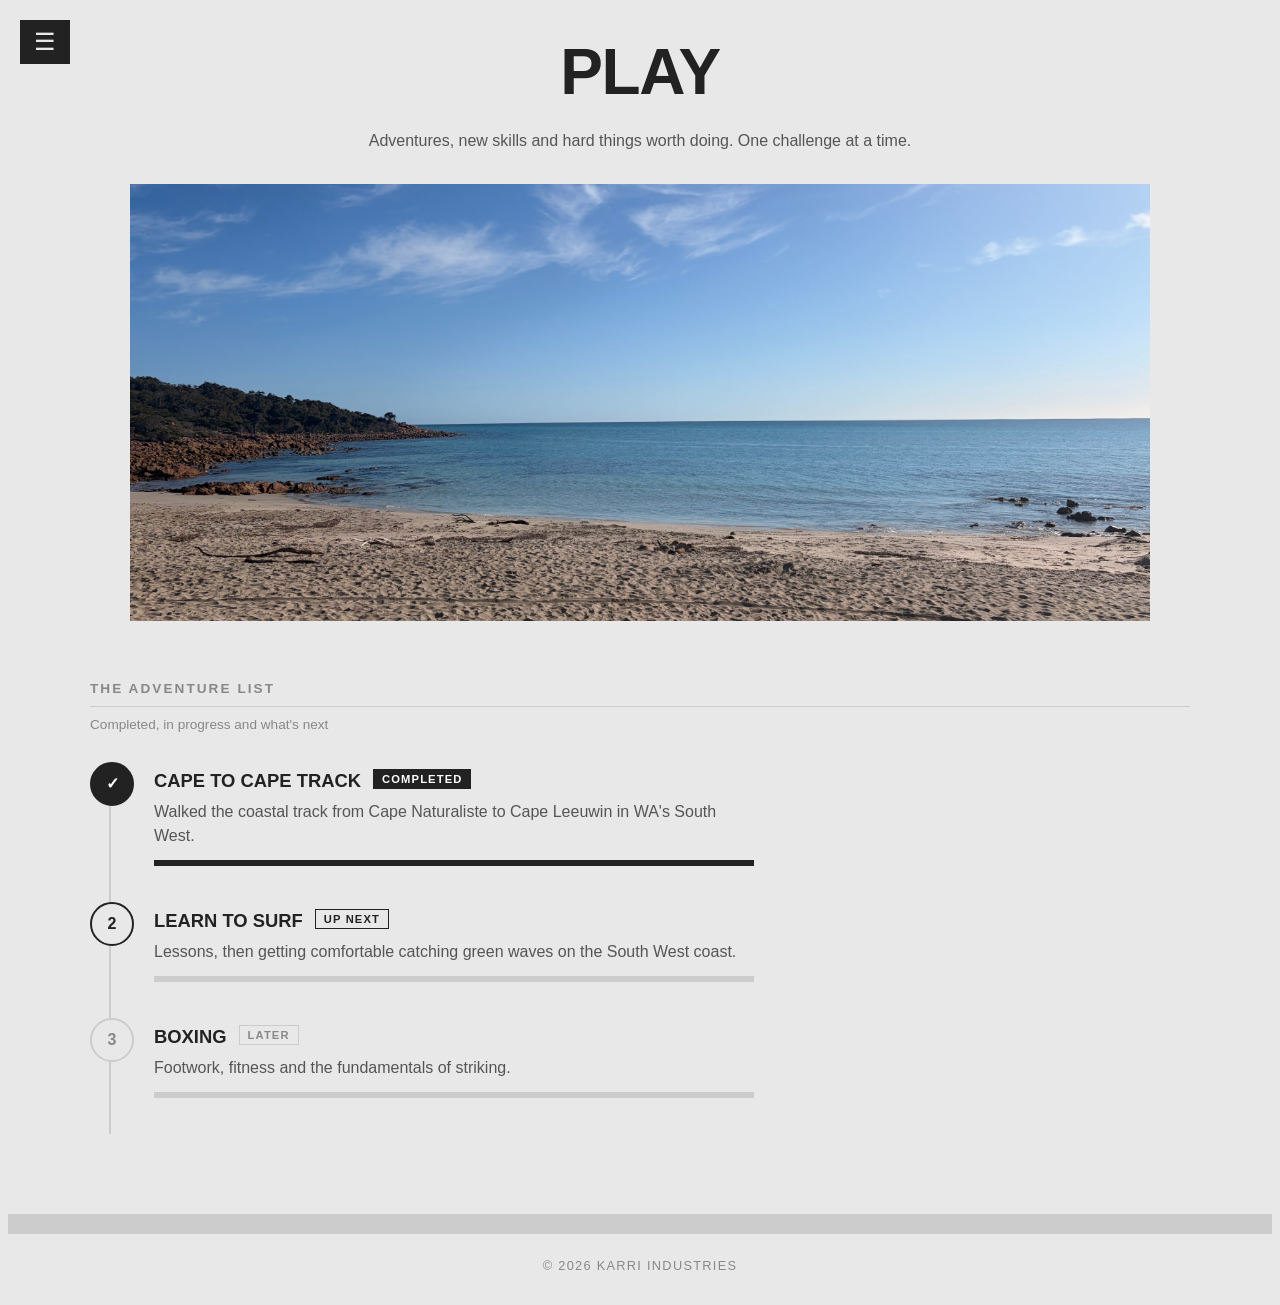
<file: play.html>
<!DOCTYPE html>
<html lang="en">
<head>
  <meta charset="UTF-8">
  <meta name="viewport" content="width=device-width, initial-scale=1.0">
  <title>Play | Karri Industries</title>
  <link rel="stylesheet" href="style.css">
</head>
<body>
  <button id="menu-btn" class="menu-btn">☰</button>

  <nav id="sidebar" class="sidebar">
    <button id="close-btn" class="close-btn">×</button>
    <ul>
      <li><a href="index.html">Home</a></li>
      <li><a href="about.html">About</a></li>
      <li><a href="health.html">Health</a></li>
      <li><a href="work.html">Work &amp; Money</a></li>
      <li><a href="growth.html">Growth</a></li>
      <li><a href="play.html" class="active">Play</a></li>
      <li><a href="travel.html">Travel</a></li>
      <li><a href="library.html">Library</a></li>
    </ul>
  </nav>
  <div id="overlay" class="overlay"></div>

  <h1>Play</h1>

  <main class="play">
    <p class="health-intro">
      Adventures, new skills and hard things worth doing. One challenge at a time.
    </p>

    <img src="images/yallingup.jpeg" alt="Yallingup coastline" class="photo">

    <!-- ===== Adventure path ===== -->
    <section class="health-section">
      <h2>The Adventure List</h2>
      <p class="section-note">Completed, in progress and what's next</p>

      <ol class="path">

        <li class="step done" style="--progress: 100%;">
          <div class="step-head">
            <h3>Cape to Cape Track</h3>
            <span class="status">Completed</span>
          </div>
          <p>Walked the coastal track from Cape Naturaliste to Cape Leeuwin in WA's South West.</p>
          <div class="bar"><span></span></div>
        </li>

        <li class="step next" style="--progress: 0%;">
          <div class="step-head">
            <h3>Learn to Surf</h3>
            <span class="status">Up next</span>
          </div>
          <p>Lessons, then getting comfortable catching green waves on the South West coast.</p>
          <div class="bar"><span></span></div>
        </li>

        <li class="step later" style="--progress: 0%;">
          <div class="step-head">
            <h3>Boxing</h3>
            <span class="status">Later</span>
          </div>
          <p>Footwork, fitness and the fundamentals of striking.</p>
          <div class="bar"><span></span></div>
        </li>

      
      </ol>
    </section>
  </main>

  <footer>
    <p>© 2026 Karri Industries</p>
  </footer>

  <script src="script.js" defer></script>
</body>
</html>
</file>
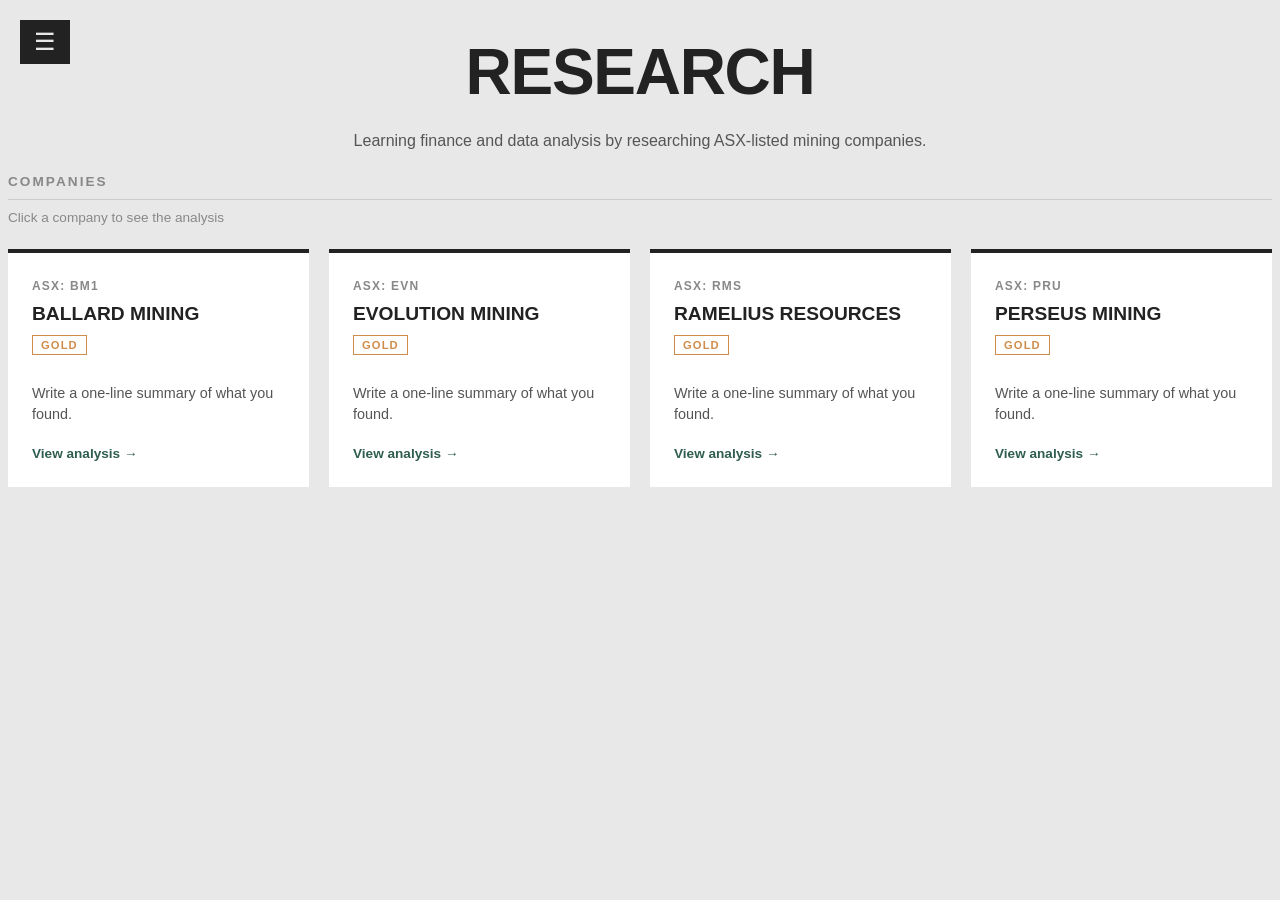
<file: research.html>
<!DOCTYPE html>
<html lang="en">
<head>
  <meta charset="UTF-8">
  <meta name="viewport" content="width=device-width, initial-scale=1.0">
  <title>Research | Karri Industries</title>
  <link rel="stylesheet" href="style.css">
</head>
<body>
  <button id="menu-btn" class="menu-btn">☰</button>

  <nav id="sidebar" class="sidebar">
    <button id="close-btn" class="close-btn">×</button>
    <ul>
      <li><a href="index.html">Home</a></li>
      <li><a href="about.html">About</a></li>
      <li><a href="health.html">Health</a></li>
      <li><a href="work.html">Work &amp; Money</a></li>
      <li><a href="research.html" class="active">Research</a></li>
      <li><a href="growth.html">Growth</a></li>
      <li><a href="play.html">Play</a></li>
      <li><a href="travel.html">Travel</a></li>
      <li><a href="library.html">Library</a></li>
    </ul>
  </nav>
  <div id="overlay" class="overlay"></div>

  <h1>Research</h1>

  <main class="research">
    <p class="health-intro">
      Learning finance and data analysis by researching ASX-listed mining companies.
    </p>

        <section class="health-section">
      <h2>Companies</h2>
      <p class="section-note">Click a company to see the analysis</p>

      <div class="company-grid">

        <div class="company-card">
          <span class="ticker">ASX: BM1</span>
          <h3><a href="company-nst.html" class="card-title-link">Ballard Mining</a></h3>
          <span class="commodity">Gold</span>
          <div class="price-widget">
            <div class="tradingview-widget-container">
              <div class="tradingview-widget-container__widget"></div>
              <script type="text/javascript" src="https://s3.tradingview.com/external-embedding/embed-widget-single-quote.js" async>
              { "symbol": "ASX:BM1", "width": "100%", "isTransparent": true, "colorTheme": "light", "locale": "en" }
              </script>
            </div>
          </div>
          <p>Write a one-line summary of what you found.</p>
          <span class="card-link">View analysis →</span>
        </div>

        <div class="company-card">
          <span class="ticker">ASX: EVN</span>
          <h3><a href="company-evn.html" class="card-title-link">Evolution Mining</a></h3>
          <span class="commodity">Gold</span>
          <div class="price-widget">
            <div class="tradingview-widget-container">
              <div class="tradingview-widget-container__widget"></div>
              <script type="text/javascript" src="https://s3.tradingview.com/external-embedding/embed-widget-single-quote.js" async>
              { "symbol": "ASX:EVN", "width": "100%", "isTransparent": true, "colorTheme": "light", "locale": "en" }
              </script>
            </div>
          </div>
          <p>Write a one-line summary of what you found.</p>
          <span class="card-link">View analysis →</span>
        </div>

        <div class="company-card">
          <span class="ticker">ASX: RMS</span>
          <h3><a href="company-rms.html" class="card-title-link">Ramelius Resources</a></h3>
          <span class="commodity">Gold</span>
          <div class="price-widget">
            <div class="tradingview-widget-container">
              <div class="tradingview-widget-container__widget"></div>
              <script type="text/javascript" src="https://s3.tradingview.com/external-embedding/embed-widget-single-quote.js" async>
              { "symbol": "ASX:RMS", "width": "100%", "isTransparent": true, "colorTheme": "light", "locale": "en" }
              </script>
            </div>
          </div>
          <p>Write a one-line summary of what you found.</p>
          <span class="card-link">View analysis →</span>
        </div>

        <div class="company-card">
          <span class="ticker">ASX: PRU</span>
          <h3><a href="company-pru.html" class="card-title-link">Perseus Mining</a></h3>
          <span class="commodity">Gold</span>
          <div class="price-widget">
            <div class="tradingview-widget-container">
              <div class="tradingview-widget-container__widget"></div>
              <script type="text/javascript" src="https://s3.tradingview.com/external-embedding/embed-widget-single-quote.js" async>
              { "symbol": "ASX:PRU", "width": "100%", "isTransparent": true, "colorTheme": "light", "locale": "en" }
              </script>
            </div>
          </div>
          <p>Write a one-line summary of what you found.</p>
          <span class="card-link">View analysis →</span>
        </div>

      </div>
    </section>
</file>
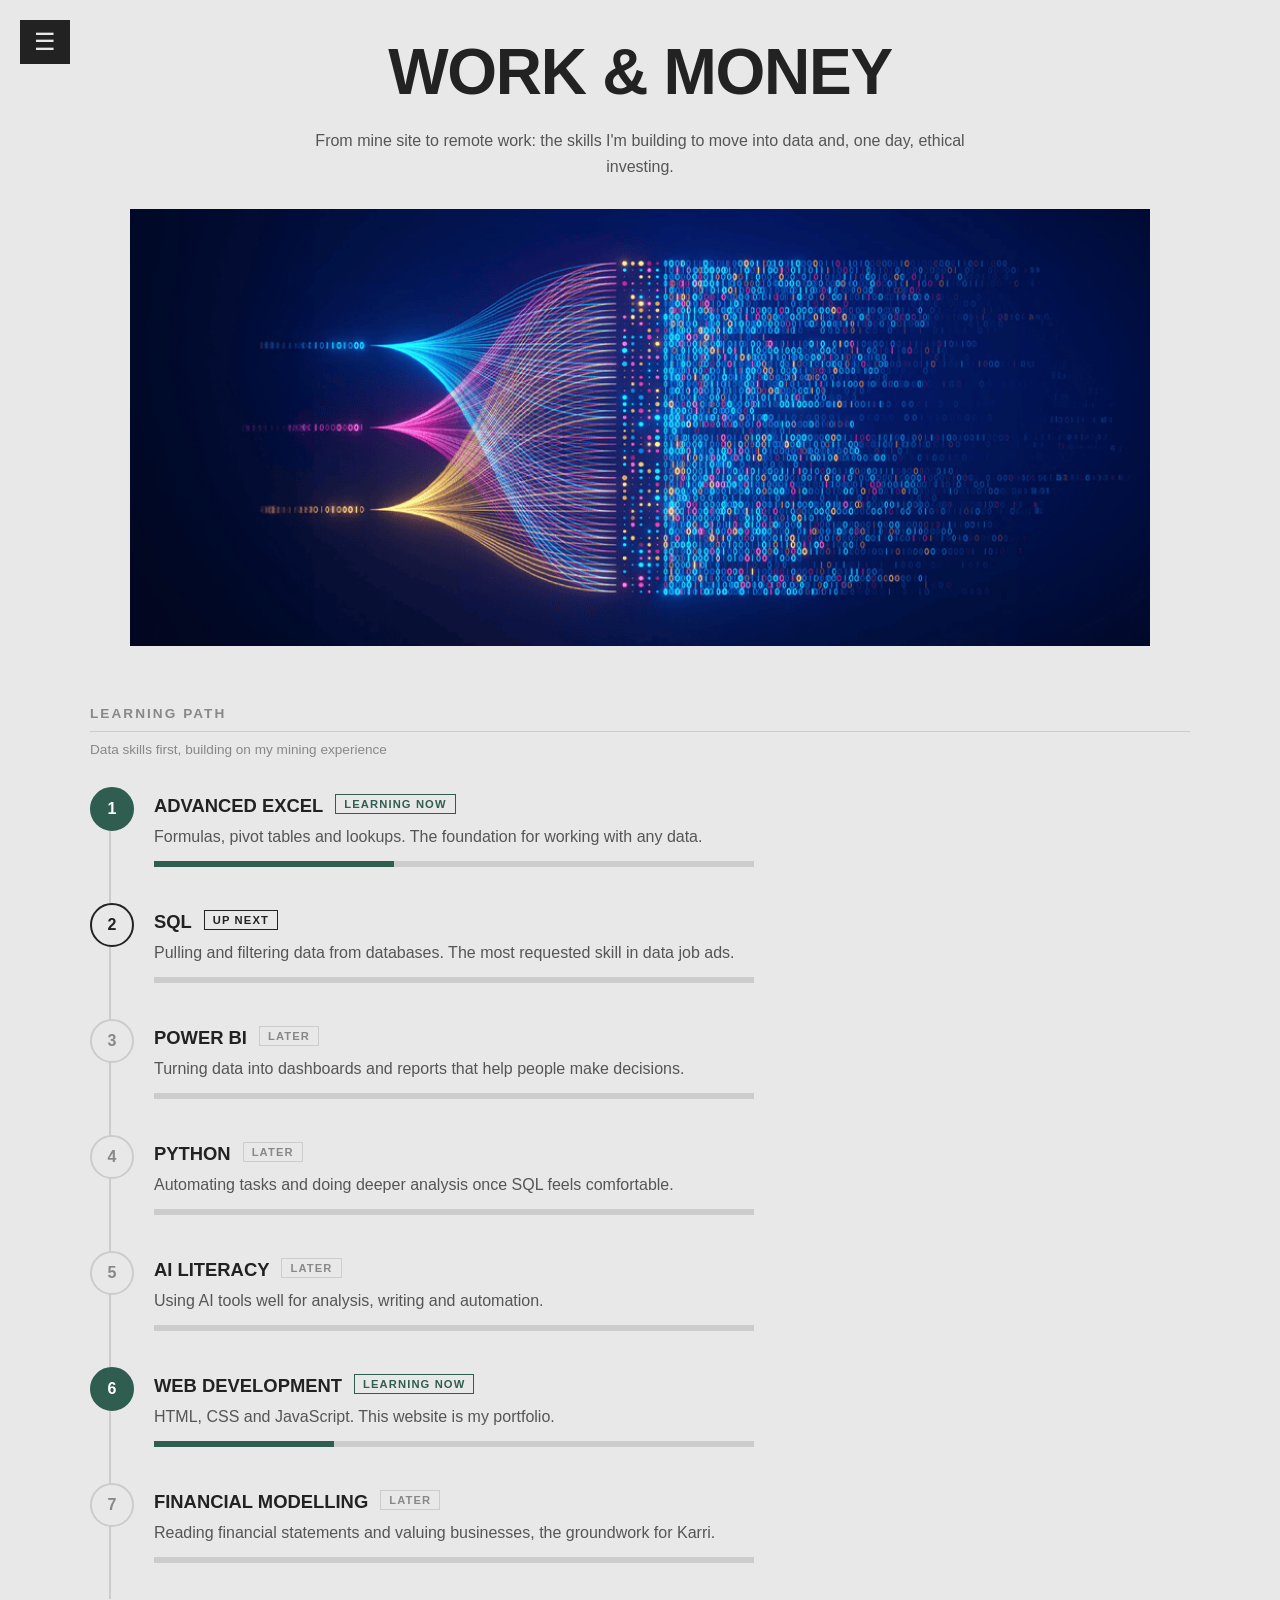
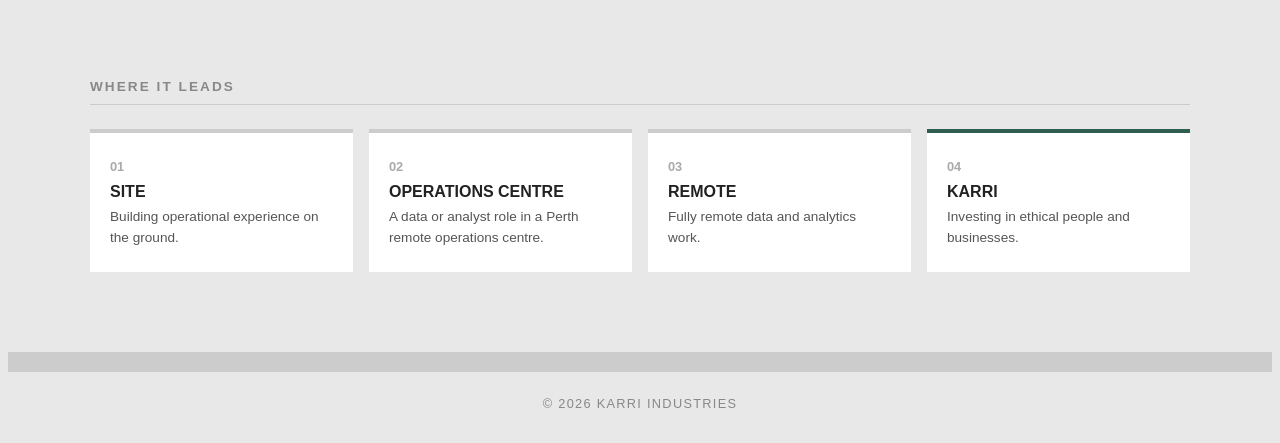
<file: work.html>
<!DOCTYPE html>
<html lang="en">
<head>
  <meta charset="UTF-8">
  <meta name="viewport" content="width=device-width, initial-scale=1.0">
  <title>Work &amp; Money | Karri Industries</title>
  <link rel="stylesheet" href="style.css">
</head>
<body>
  <button id="menu-btn" class="menu-btn">☰</button>

  <nav id="sidebar" class="sidebar">
    <button id="close-btn" class="close-btn">×</button>
    <ul>
      <li><a href="index.html">Home</a></li>
      <li><a href="about.html">About</a></li>
      <li><a href="health.html">Health</a></li>
      <li><a href="work.html" class="active">Work &amp; Money</a></li>
      <li><a href="growth.html">Growth</a></li>
      <li><a href="play.html">Play</a></li>
      <li><a href="travel.html">Travel</a></li>
      <li><a href="library.html">Library</a></li>
    </ul>
  </nav>
  <div id="overlay" class="overlay"></div>

  <h1>Work &amp; Money</h1>

  <main class="work">
    <p class="health-intro">
      From mine site to remote work: the skills I'm building to move into data and, one day, ethical investing.
    </p>

    <img src="images/data.png" alt="Data and analytics" class="photo">

    <!-- ===== Learning path ===== -->
    <section class="health-section">
      <h2>Learning Path</h2>
      <p class="section-note">Data skills first, building on my mining experience</p>

      <ol class="path">

        <li class="step now" style="--progress: 40%;">
          <div class="step-head">
            <h3>Advanced Excel</h3>
            <span class="status">Learning now</span>
          </div>
          <p>Formulas, pivot tables and lookups. The foundation for working with any data.</p>
          <div class="bar"><span></span></div>
        </li>

        <li class="step next" style="--progress: 0%;">
          <div class="step-head">
            <h3>SQL</h3>
            <span class="status">Up next</span>
          </div>
          <p>Pulling and filtering data from databases. The most requested skill in data job ads.</p>
          <div class="bar"><span></span></div>
        </li>

        <li class="step later" style="--progress: 0%;">
          <div class="step-head">
            <h3>Power BI</h3>
            <span class="status">Later</span>
          </div>
          <p>Turning data into dashboards and reports that help people make decisions.</p>
          <div class="bar"><span></span></div>
        </li>

        <li class="step later" style="--progress: 0%;">
          <div class="step-head">
            <h3>Python</h3>
            <span class="status">Later</span>
          </div>
          <p>Automating tasks and doing deeper analysis once SQL feels comfortable.</p>
          <div class="bar"><span></span></div>
        </li>

        <li class="step later" style="--progress: 0%;">
          <div class="step-head">
            <h3>AI Literacy</h3>
            <span class="status">Later</span>
          </div>
          <p>Using AI tools well for analysis, writing and automation.</p>
          <div class="bar"><span></span></div>
        </li>

        <li class="step now" style="--progress: 30%;">
          <div class="step-head">
            <h3>Web Development</h3>
            <span class="status">Learning now</span>
          </div>
          <p>HTML, CSS and JavaScript. This website is my portfolio.</p>
          <div class="bar"><span></span></div>
        </li>

        <li class="step later" style="--progress: 0%;">
          <div class="step-head">
            <h3>Financial Modelling</h3>
            <span class="status">Later</span>
          </div>
          <p>Reading financial statements and valuing businesses, the groundwork for Karri.</p>
          <div class="bar"><span></span></div>
        </li>

      </ol>
    </section>

    <!-- ===== The goal ===== -->
    <section class="health-section">
      <h2>Where It Leads</h2>
      <div class="goal-track">
        <div class="goal">
          <span class="goal-num">01</span>
          <h3>Site</h3>
          <p>Building operational experience on the ground.</p>
        </div>
        <div class="goal">
          <span class="goal-num">02</span>
          <h3>Operations Centre</h3>
          <p>A data or analyst role in a Perth remote operations centre.</p>
        </div>
        <div class="goal">
          <span class="goal-num">03</span>
          <h3>Remote</h3>
          <p>Fully remote data and analytics work.</p>
        </div>
        <div class="goal">
          <span class="goal-num">04</span>
          <h3>Karri</h3>
          <p>Investing in ethical people and businesses.</p>
        </div>
      </div>
    </section>
  </main>

  <footer>
    <p>© 2026 Karri Industries</p>
  </footer>

  <script src="script.js" defer></script>
</body>
</html>
</file>
<file: style.css>
/* =========================================================
   KARRI INDUSTRIES: STYLESHEET
   1. Settings (colours & fonts)
   2. Base
   3. Navigation (menu button, sidebar, overlay)
   4. Footer
   5. Shared components
   6. Home page
   7. Travel map
   8. Library page
   9. Health page
   10. Timelines & roadmaps
   11. About page
   12. Responsive (tablets & phones)
   ========================================================= */


/* ---------- 1. SETTINGS ----------
   Change a colour here and it updates across the whole site */
:root {
  --bg:      #e8e8e8;   /* page background */
  --ink:     #222;      /* main dark colour */
  --text:    #555;      /* body text */
  --muted:   #888;      /* small labels */
  --line:    #ccc;      /* dividers */
  --white:   #fff;
  --green:   #2f5d50;
  --sand:    #d08c4a;

  --font: "Inter", "Helvetica Neue", Arial, sans-serif;
}


/* ---------- 2. BASE ---------- */
body {
  background-color: var(--bg);
  font-family: var(--font);   /* set once here, every page inherits it */
  color: var(--ink);
}

h1 {
  font-weight: 700;
  font-size: 4rem;
  text-transform: uppercase;
  letter-spacing: -0.02em;
  line-height: 1;
  text-align: center;
  margin: 40px 0 24px;
}


/* ---------- 3. NAVIGATION ---------- */

/* The ☰ button */
.menu-btn {
  position: fixed;
  top: 20px;
  left: 20px;
  z-index: 10;
  font-size: 1.5rem;
  background: var(--ink);
  color: var(--bg);
  border: none;
  padding: 8px 14px;
  cursor: pointer;
}

/* The panel: hidden off the left edge until opened */
.sidebar {
  position: fixed;
  top: 0;
  left: 0;
  z-index: 20;
  width: 260px;
  height: 100vh;
  background: var(--ink);
  padding: 70px 0 20px;
  transform: translateX(-100%);
  transition: transform 0.5s cubic-bezier(0.68, -0.3, 0.27, 1.3);
}

.sidebar.open {
  transform: translateX(0);
}

.close-btn {
  position: absolute;
  top: 15px;
  right: 20px;
  font-size: 2rem;
  background: none;
  border: none;
  color: var(--bg);
  cursor: pointer;
}

.sidebar ul {
  list-style: none;
  padding: 0;
  margin: 0;
}

.sidebar a {
  display: block;
  padding: 14px 30px;
  font-weight: 600;
  text-transform: uppercase;
  letter-spacing: 0.05em;
  text-decoration: none;
  color: var(--bg);
  transform-origin: left center;
  transition: background-color 0.4s ease, color 0.4s ease, transform 0.3s ease;
}

.sidebar a:hover {
  background-color: var(--bg);
  color: var(--ink);
  transform: scale(1.08);
}

.sidebar a.active {
  background-color: var(--bg);
  color: var(--ink);
}

/* Dark layer behind the open sidebar */
.overlay {
  position: fixed;
  inset: 0;
  z-index: 15;
  background: rgba(0, 0, 0, 0.4);
  opacity: 0;
  pointer-events: none;
  transition: opacity 0.3s;
}

.overlay.show {
  opacity: 1;
  pointer-events: auto;
}


/* ---------- 4. FOOTER ---------- */
footer {
  border-top: 20px solid var(--line);
  margin-top: 80px;
  padding: 24px 20px;
  text-align: center;
}

footer p {
  font-size: 0.8rem;
  text-transform: uppercase;
  letter-spacing: 0.1em;
  color: var(--muted);
  margin: 0;
}


/* ---------- 5. SHARED COMPONENTS ---------- */

/* Wide banner photo */
.photo {
  display: block;
  width: calc(100% - 80px);
  max-width: 1100px;
  aspect-ratio: 21 / 9;
  object-fit: cover;
  object-position: center 60%;
  margin: 30px auto 60px;
}

/* Centred content column (used by every inner page) */
.about,
.health,
.work,
.growth,
.play,
.travel,
.library,
.investing {
  max-width: 1100px;
  margin: 0 auto;
  padding: 0 40px;
}

/* Small grey uppercase section headings with a line underneath */
.book-category h2,
.health-section h2 {
  font-size: 0.85rem;
  font-weight: 700;
  text-transform: uppercase;
  letter-spacing: 0.15em;
  color: var(--muted);
  border-bottom: 1px solid var(--line);
  padding-bottom: 10px;
}

/* Outlined button with arrow */
.btn-outline {
  display: inline-flex;
  align-items: center;
  gap: 10px;
  padding: 12px 24px;
  border: 1px solid var(--bg);
  color: var(--bg);
  text-decoration: none;
  font-size: 0.9rem;
  font-weight: 600;
  transition: background-color 0.3s ease, color 0.3s ease;
}

.btn-outline span {
  transition: transform 0.3s ease;
}

.btn-outline:hover {
  background-color: var(--bg);
  color: var(--ink);
}

.btn-outline:hover span {
  transform: translateX(4px);
}


/* ---------- 6. HOME PAGE ---------- */

/* Intro: dark block with statement + paragraph */
.intro {
  background-color: var(--ink);
  color: var(--bg);
  padding: 100px 40px;
  margin: 0 0 80px;
}

.intro-inner {
  max-width: 1200px;
  margin: 0 auto;
  display: grid;
  grid-template-columns: 1fr 1.3fr;
  gap: 60px;
  align-items: start;
}

.intro-statement {
  font-size: clamp(1.8rem, 3vw, 2.6rem);
  font-weight: 600;
  line-height: 1.2;
  letter-spacing: -0.02em;
  text-transform: none;
  color: inherit;
  margin: 0;
}

.intro-side p {
  font-size: 1.05rem;
  line-height: 1.6;
  color: var(--bg);
  margin: 0 0 30px;
}

/* Expanding photo cards */
.sectors {
  display: flex;
  gap: 12px;
  height: 500px;
  max-width: 1200px;
  margin: 100px auto 80px;
  padding: 0 40px;
}

.sector {
  position: relative;
  flex: 1;
  overflow: hidden;
  background-size: cover;
  background-position: center;
  text-decoration: none;
  color: var(--white);
  transition: flex 0.6s ease;
}

.sector:hover {
  flex: 4;   /* hovered card grows to 4x the others */
}

/* Dark gradient so the white text is readable */
.sector::before {
  content: "";
  position: absolute;
  inset: 0;
  background: linear-gradient(to top, rgba(0, 0, 0, 0.75), rgba(0, 0, 0, 0.1) 60%);
}

.sector-content {
  position: absolute;
  left: 0;
  right: 0;
  bottom: 0;
  padding: 28px;
}

.sector-num {
  font-size: 0.8rem;
  font-weight: 600;
  opacity: 0.7;
}

.sector h3 {
  font-size: 1.4rem;
  font-weight: 800;
  text-transform: uppercase;
  letter-spacing: -0.01em;
  white-space: nowrap;
  margin: 6px 0 0;
}

/* Description hidden until hover */
.sector p {
  max-width: 320px;
  font-size: 0.95rem;
  line-height: 1.5;
  color: var(--bg);
  margin: 10px 0 0;
  opacity: 0;
  transform: translateY(10px);
  transition: opacity 0.4s ease, transform 0.4s ease;
}

.sector:hover p {
  opacity: 1;
  transform: translateY(0);
  transition-delay: 0.2s;
}


/* ---------- 7. TRAVEL MAP ---------- */
#map {
  height: 500px;
  max-width: 1200px;
  margin: 0 auto;
  z-index: 0;   /* keeps the map under the sidebar */
}

/* Ring-shaped map markers */
.pin {
  display: block;
  width: 18px;
  height: 18px;
  box-sizing: border-box;
  background: var(--white);
  border: 4px solid var(--pin-colour);
  border-radius: 50%;
  box-shadow: 0 1px 4px rgba(0, 0, 0, 0.35);
  transition: transform 0.2s ease;
}

.pin:hover {
  transform: scale(1.3);
}


/* ---------- 8. LIBRARY PAGE ---------- */
.library-intro {
  text-align: center;
  color: var(--text);
  margin-bottom: 60px;
}

.book-category {
  margin-bottom: 70px;
}

.book-category h2 {
  margin-bottom: 30px;
}

.book-grid {
  display: grid;
  grid-template-columns: repeat(auto-fill, minmax(200px, 1fr));
  gap: 40px;
}

.book-cover {
  display: block;
  width: 100%;
  aspect-ratio: 2 / 3;
  object-fit: cover;
  box-shadow: 0 10px 25px rgba(0, 0, 0, 0.2);
  transition: transform 0.3s ease, box-shadow 0.3s ease;
}

.book:hover .book-cover {
  transform: translateY(-6px);
  box-shadow: 0 16px 35px rgba(0, 0, 0, 0.25);
}

.book h3 {
  font-size: 1.05rem;
  font-weight: 800;
  text-transform: uppercase;
  margin: 18px 0 4px;
}

.book-author {
  font-size: 0.85rem;
  color: var(--muted);
  margin: 0 0 10px;
}

.book-why {
  font-size: 0.95rem;
  line-height: 1.5;
  color: #444;
  margin: 0;
}


/* ---------- 9. HEALTH PAGE ---------- */
.health-intro {
  max-width: 650px;
  margin: 0 auto 20px;
  text-align: center;
  line-height: 1.6;
  color: var(--text);
}

.health .photo {
  width: 100%;
}

.health-section {
  margin-bottom: 80px;
}

.health-section h2 {
  margin-bottom: 10px;
}

.section-note {
  font-size: 0.85rem;
  color: var(--muted);
  margin: 0 0 24px;
}

/* Weekly schedule */
.week-grid {
  display: grid;
  grid-template-columns: repeat(7, 1fr);
  gap: 10px;
}

.day {
  background: var(--white);
  padding: 18px 14px;
  border-top: 4px solid var(--day-colour);
  transition: transform 0.3s ease, box-shadow 0.3s ease;
}

.day:hover {
  transform: translateY(-4px);
  box-shadow: 0 10px 20px rgba(0, 0, 0, 0.08);
}

.day-strength { --day-colour: var(--ink); }
.day-cardio   { --day-colour: var(--green); }
.day-recovery { --day-colour: var(--sand); }

.day-name {
  font-size: 0.75rem;
  font-weight: 700;
  text-transform: uppercase;
  letter-spacing: 0.1em;
  color: var(--muted);
}

.day h3 {
  font-size: 0.95rem;
  font-weight: 800;
  text-transform: uppercase;
  margin: 8px 0 6px;
}

.day p {
  font-size: 0.8rem;
  line-height: 1.4;
  color: var(--text);
  margin: 0;
}

/* Colour key under the schedule */
.key {
  display: flex;
  gap: 24px;
  margin-top: 16px;
  font-size: 0.75rem;
  font-weight: 600;
  text-transform: uppercase;
  letter-spacing: 0.08em;
  color: var(--text);
}

.key-dot {
  display: inline-block;
  width: 10px;
  height: 10px;
  margin-right: 6px;
  background: var(--day-colour);
}

/* Three pillars */
.pillars {
  display: grid;
  grid-template-columns: repeat(3, 1fr);
  gap: 24px;
  margin-top: 24px;
}

.pillar {
  background: var(--white);
  padding: 30px 26px;
}

.pillar-num {
  font-size: 0.8rem;
  font-weight: 600;
  color: #aaa;
}

.pillar h3 {
  font-size: 1.4rem;
  font-weight: 800;
  text-transform: uppercase;
  margin: 10px 0 8px;
}

.pillar-summary {
  color: var(--text);
  line-height: 1.5;
  margin: 0 0 18px;
}

.pillar ul {
  padding-left: 18px;
  margin: 0;
}

.pillar li {
  font-size: 0.9rem;
  line-height: 1.5;
  margin-bottom: 8px;
}

/* Principles list */
.principles {
  padding-left: 22px;
  margin-top: 24px;
}

.principles li {
  line-height: 1.6;
  margin-bottom: 14px;
}

.health-source {
  font-size: 0.75rem;
  color: var(--muted);
  text-align: center;
  margin-bottom: 40px;
}

/* Shopping list */
.sub-heading {
  font-size: 1.4rem;
  font-weight: 800;
  text-transform: uppercase;
  margin: 50px 0 4px;
}

.food-grid {
  display: grid;
  grid-template-columns: repeat(auto-fill, minmax(240px, 1fr));
  gap: 20px;
}

.food-card {
  background: var(--white);
  padding: 24px 22px;
  border-top: 4px solid var(--green);
  display: flex;
  flex-direction: column;
}

.food-card.limit {
  border-top-color: var(--sand);
}

.food-card h4 {
  font-size: 1rem;
  font-weight: 800;
  text-transform: uppercase;
  margin: 0 0 12px;
}

.food-card ul {
  padding-left: 18px;
  margin: 0 0 16px;
}

.food-card li {
  font-size: 0.9rem;
  line-height: 1.5;
  margin-bottom: 6px;
}

.food-why {
  margin-top: auto;   /* pushes the evidence note to the bottom of each card */
  font-size: 0.8rem;
  line-height: 1.5;
  color: var(--muted);
  border-top: 1px solid var(--line);
  padding-top: 12px;
}
.food-icon {
  display: flex;
  align-items: center;
  justify-content: center;
  width: 48px;
  height: 48px;
  margin-bottom: 14px;
  font-size: 1.5rem;
  background: var(--bg);
  border-radius: 50%;
}

/* Nutrition: 4 cards in a 2 x 2 grid */
.pillars.nutrition {
  grid-template-columns: repeat(2, 1fr);
}

/* Small label showing which book an idea comes from */
.source-tag {
  display: inline-block;
  font-size: 0.7rem;
  font-weight: 700;
  text-transform: uppercase;
  letter-spacing: 0.1em;
  color: var(--green);
  border: 1px solid var(--green);
  padding: 3px 8px;
}


/* ---------- 10. TIMELINES & ROADMAPS (Work, Play, About, Growth) ---------- */

/* Vertical timeline */
.path {
  list-style: none;
  padding: 0;
  margin: 30px 0 0;
  counter-reset: step;
  position: relative;
}

/* The vertical line down the left */
.path::before {
  content: "";
  position: absolute;
  left: 19px;
  top: 0;
  bottom: 0;
  width: 2px;
  background: var(--line);
}

.step {
  position: relative;
  padding: 0 0 36px 64px;
  counter-increment: step;
}

/* Numbered circle on the line */
.step::before {
  content: counter(step);
  position: absolute;
  left: 0;
  top: 0;
  width: 40px;
  height: 40px;
  display: flex;
  align-items: center;
  justify-content: center;
  border-radius: 50%;
  font-weight: 800;
  background: var(--bg);
  border: 2px solid var(--line);
  color: var(--muted);
}

.step.now::before {
  background: var(--green);
  border-color: var(--green);
  color: var(--white);
}

.step.next::before {
  border-color: var(--ink);
  color: var(--ink);
}

.step-head {
  display: flex;
  align-items: center;
  gap: 12px;
  flex-wrap: wrap;
}

.step h3 {
  font-size: 1.15rem;
  font-weight: 800;
  text-transform: uppercase;
  margin: 8px 0 4px;
}

.step p {
  color: var(--text);
  line-height: 1.5;
  margin: 4px 0 12px;
  max-width: 600px;
}

/* Status tag */
.status {
  font-size: 0.7rem;
  font-weight: 700;
  text-transform: uppercase;
  letter-spacing: 0.1em;
  padding: 3px 8px;
  border: 1px solid var(--line);
  color: var(--muted);
}

.step.now .status {
  border-color: var(--green);
  color: var(--green);
}

.step.next .status {
  border-color: var(--ink);
  color: var(--ink);
}

/* Completed steps: tick instead of a number */
.step.done::before {
  content: "✓";
  background: var(--ink);
  border-color: var(--ink);
  color: var(--white);
}

.step.done .status {
  background: var(--ink);
  border-color: var(--ink);
  color: var(--white);
}

.step.done .bar span {
  background: var(--ink);
}

/* Progress bar */
.bar {
  max-width: 600px;
  height: 6px;
  background: var(--line);
}

.bar span {
  display: block;
  height: 100%;
  width: var(--progress);
  background: var(--green);
  transition: width 0.6s ease;
}

/* "Where it leads" horizontal track */
.goal-track {
  display: grid;
  grid-template-columns: repeat(4, 1fr);
  gap: 16px;
  margin-top: 24px;
}

.goal {
  background: var(--white);
  padding: 24px 20px;
  border-top: 4px solid var(--line);
}

.goal:last-child {
  border-top-color: var(--green);
}

.goal-num {
  font-size: 0.8rem;
  font-weight: 600;
  color: #aaa;
}

.goal h3 {
  font-size: 1rem;
  font-weight: 800;
  text-transform: uppercase;
  margin: 8px 0 6px;
}

.goal p {
  font-size: 0.85rem;
  line-height: 1.5;
  color: var(--text);
  margin: 0;
}

/* Roadmap cards that are links (Growth page) */
.goal-link {
  display: block;
  text-decoration: none;
  color: inherit;
  transition: transform 0.3s ease, box-shadow 0.3s ease;
}

.goal-link:hover {
  transform: translateY(-4px);
  box-shadow: 0 10px 20px rgba(0, 0, 0, 0.08);
}


/* ---------- 11. ABOUT PAGE ---------- */
.about-text {
  max-width: 700px;
  line-height: 1.7;
  color: var(--text);
}

/* ---------- RESEARCH PAGES ---------- */

/* Grid of company cards */
.company-grid {
  display: grid;
  grid-template-columns: repeat(auto-fill, minmax(240px, 1fr));
  gap: 20px;
  margin-top: 10px;
}

.company-card {
  display: flex;
  flex-direction: column;
  background: var(--white);
  padding: 26px 24px;
  border-top: 4px solid var(--ink);
  text-decoration: none;
  color: var(--ink);
  transition: transform 0.3s ease, box-shadow 0.3s ease;
}

/* The lift on hover */
.company-card:hover {
  transform: translateY(-8px);
  box-shadow: 0 18px 35px rgba(0, 0, 0, 0.12);
}

.ticker {
  font-size: 0.75rem;
  font-weight: 700;
  letter-spacing: 0.1em;
  color: var(--muted);
}

.company-card h3 {
  font-size: 1.2rem;
  font-weight: 800;
  text-transform: uppercase;
  margin: 10px 0 10px;
}

.commodity {
  align-self: flex-start;
  font-size: 0.7rem;
  font-weight: 700;
  text-transform: uppercase;
  letter-spacing: 0.1em;
  padding: 3px 8px;
  color: var(--sand);
  border: 1px solid var(--sand);
}

.company-card p {
  font-size: 0.9rem;
  line-height: 1.5;
  color: var(--text);
  margin: 16px 0 20px;
}

/* "View analysis →" pinned to the bottom of each card */
.card-link {
  margin-top: auto;
  font-size: 0.85rem;
  font-weight: 600;
  color: var(--green);
  transition: transform 0.3s ease;
}

.company-card:hover .card-link {
  transform: translateX(4px);
}

/* Company page */
.back-link {
  display: inline-block;
  margin-bottom: 16px;
  font-size: 0.85rem;
  font-weight: 600;
  color: var(--muted);
  text-decoration: none;
}

.back-link:hover {
  color: var(--ink);
}

.company-header {
  display: flex;
  gap: 12px;
  align-items: center;
  margin-bottom: 40px;
}

/* Key number boxes */
.stat-grid {
  display: grid;
  grid-template-columns: repeat(auto-fill, minmax(160px, 1fr));
  gap: 12px;
  margin-top: 20px;
}

.stat {
  background: var(--white);
  padding: 18px 16px;
}

.stat-label {
  display: block;
  font-size: 0.7rem;
  font-weight: 700;
  text-transform: uppercase;
  letter-spacing: 0.1em;
  color: var(--muted);
  margin-bottom: 6px;
}

.stat-value {
  font-size: 1.5rem;
  font-weight: 800;
}
/* ---------- 12. RESPONSIVE ---------- */

/* Tablets */
@media (max-width: 900px) {
  .week-grid { grid-template-columns: repeat(2, 1fr); }
  .pillars   { grid-template-columns: 1fr; }
  .pillars.nutrition { grid-template-columns: 1fr; }
  .goal-track { grid-template-columns: 1fr 1fr; }
}

/* Phones */
@media (max-width: 768px) {
  /* Home intro stacks into one column */
  .intro-inner {
    grid-template-columns: 1fr;
    gap: 30px;
  }

  /* Home cards stack, with text always showing (no hover on touch screens) */
  .sectors {
    flex-direction: column;
    height: auto;
    padding: 0 20px;
  }
  .sector,
  .sector:hover {
    flex: none;
    height: 200px;
  }
  .sector p {
    opacity: 1;
    transform: none;
  }
}
.price-widget {
  max-width: 400px;
  margin: 20px 0;
}
/* Make the whole card clickable without wrapping it in a link */
.company-card {
  position: relative;
}

.card-title-link {
  color: inherit;
  text-decoration: none;
}

/* Stretches the title link invisibly over the whole card */
.card-title-link::after {
  content: "";
  position: absolute;
  inset: 0;
}

/* Keeps the price widget above that invisible layer */
.price-widget {
  position: relative;
  z-index: 1;
  margin: 12px 0 0;
}
</file>
